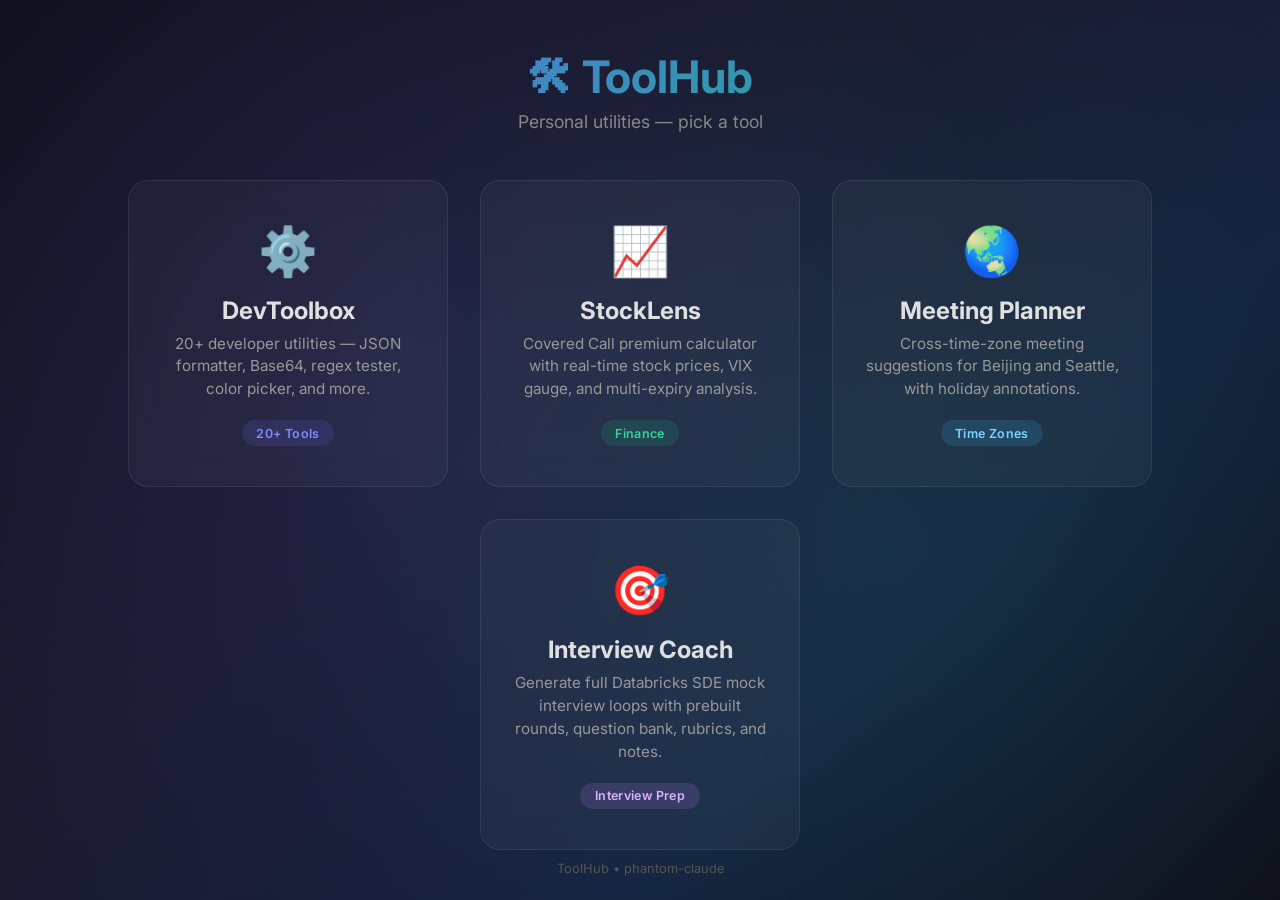
<file: index.html>
<!DOCTYPE html>
<html lang="en">
<head>
    <meta charset="UTF-8">
    <meta name="viewport" content="width=device-width, initial-scale=1.0">
    <title>ToolHub</title>
    <link href="https://fonts.googleapis.com/css2?family=Inter:wght@400;600;700&display=swap" rel="stylesheet">
    <style>
        *, *::before, *::after { box-sizing: border-box; margin: 0; padding: 0; }

        body {
            font-family: 'Inter', sans-serif;
            min-height: 100vh;
            background: #0f0f1a;
            color: #e0e0e0;
            display: flex;
            flex-direction: column;
            align-items: center;
            justify-content: center;
            overflow-x: hidden;
        }

        /* Animated gradient background */
        .bg {
            position: fixed; inset: 0; z-index: 0;
            background: linear-gradient(135deg, #0f0f1a 0%, #1a1a2e 40%, #16213e 70%, #0f0f1a 100%);
        }
        .bg::before {
            content: '';
            position: absolute; inset: 0;
            background: radial-gradient(circle at 30% 40%, rgba(99, 102, 241, .12) 0%, transparent 60%),
                        radial-gradient(circle at 70% 60%, rgba(16, 185, 129, .10) 0%, transparent 60%);
            animation: pulse 8s ease-in-out infinite alternate;
        }
        @keyframes pulse {
            0% { opacity: .6; transform: scale(1); }
            100% { opacity: 1; transform: scale(1.05); }
        }

        .container {
            position: relative; z-index: 1;
            text-align: center;
            padding: 2rem;
        }

        h1 {
            font-size: 2.8rem;
            font-weight: 700;
            margin-bottom: .4rem;
            background: linear-gradient(135deg, #6366f1, #10b981);
            -webkit-background-clip: text;
            -webkit-text-fill-color: transparent;
        }

        .subtitle {
            font-size: 1.1rem;
            color: #888;
            margin-bottom: 3rem;
        }

        .cards {
            display: flex;
            gap: 2rem;
            justify-content: center;
            flex-wrap: wrap;
        }

        .card {
            position: relative;
            width: 320px;
            padding: 2.5rem 2rem;
            border-radius: 20px;
            background: rgba(255, 255, 255, .04);
            border: 1px solid rgba(255, 255, 255, .08);
            backdrop-filter: blur(16px);
            text-decoration: none;
            color: inherit;
            transition: transform .25s, box-shadow .25s, border-color .25s;
            overflow: hidden;
        }
        .card::before {
            content: '';
            position: absolute; inset: 0;
            border-radius: 20px;
            opacity: 0;
            transition: opacity .3s;
        }
        .card:hover {
            transform: translateY(-6px);
            border-color: rgba(255, 255, 255, .18);
        }

        .card.devtoolbox:hover { box-shadow: 0 12px 40px rgba(99, 102, 241, .25); }
        .card.devtoolbox:hover::before { background: linear-gradient(135deg, rgba(99,102,241,.08), transparent); opacity: 1; }

        .card.stocklens:hover { box-shadow: 0 12px 40px rgba(16, 185, 129, .25); }
        .card.stocklens:hover::before { background: linear-gradient(135deg, rgba(16,185,129,.08), transparent); opacity: 1; }

        .card.meeting:hover { box-shadow: 0 12px 40px rgba(56, 189, 248, .25); }
        .card.meeting:hover::before { background: linear-gradient(135deg, rgba(56,189,248,.08), transparent); opacity: 1; }

        .card.interview:hover { box-shadow: 0 12px 40px rgba(192, 132, 252, .25); }
        .card.interview:hover::before { background: linear-gradient(135deg, rgba(192,132,252,.08), transparent); opacity: 1; }

        .card-icon {
            font-size: 3rem;
            margin-bottom: 1rem;
        }

        .card h2 {
            font-size: 1.5rem;
            font-weight: 700;
            margin-bottom: .5rem;
        }

        .card p {
            font-size: .95rem;
            color: #999;
            line-height: 1.5;
        }

        .card .badge {
            display: inline-block;
            margin-top: 1.2rem;
            padding: .35rem .9rem;
            border-radius: 20px;
            font-size: .78rem;
            font-weight: 600;
            letter-spacing: .03em;
        }
        .card.devtoolbox .badge { background: rgba(99,102,241,.15); color: #818cf8; }
        .card.stocklens .badge { background: rgba(16,185,129,.15); color: #34d399; }
        .card.meeting .badge { background: rgba(56,189,248,.15); color: #7dd3fc; }
        .card.interview .badge { background: rgba(192,132,252,.15); color: #d8b4fe; }

        footer {
            position: fixed;
            bottom: 1.5rem;
            z-index: 1;
            font-size: .8rem;
            color: #555;
        }

        @media (max-width: 700px) {
            body { justify-content: flex-start; padding-bottom: 5rem; }
            h1 { font-size: 2rem; }
            .cards { flex-direction: column; align-items: center; }
            .card { width: 90vw; max-width: 360px; }
        }
    </style>
</head>
<body>
    <div class="bg"></div>
    <div class="container">
        <h1>🛠 ToolHub</h1>
        <p class="subtitle">Personal utilities — pick a tool</p>
        <div class="cards">
            <a href="devtoolbox/index.html" class="card devtoolbox">
                <div class="card-icon">⚙️</div>
                <h2>DevToolbox</h2>
                <p>20+ developer utilities — JSON formatter, Base64, regex tester, color picker, and more.</p>
                <span class="badge">20+ Tools</span>
            </a>
            <a href="stocklens/index.html" class="card stocklens">
                <div class="card-icon">📈</div>
                <h2>StockLens</h2>
                <p>Covered Call premium calculator with real-time stock prices, VIX gauge, and multi-expiry analysis.</p>
                <span class="badge">Finance</span>
            </a>
            <a href="meeting-planner/index.html" class="card meeting">
                <div class="card-icon">🌏</div>
                <h2>Meeting Planner</h2>
                <p>Cross-time-zone meeting suggestions for Beijing and Seattle, with holiday annotations.</p>
                <span class="badge">Time Zones</span>
            </a>
            <a href="interview-coach/index.html" class="card interview">
                <div class="card-icon">🎯</div>
                <h2>Interview Coach</h2>
                <p>Generate full Databricks SDE mock interview loops with prebuilt rounds, question bank, rubrics, and notes.</p>
                <span class="badge">Interview Prep</span>
            </a>
        </div>
    </div>
    <footer>ToolHub &bull; phantom-claude</footer>
</body>
</html>
</file>
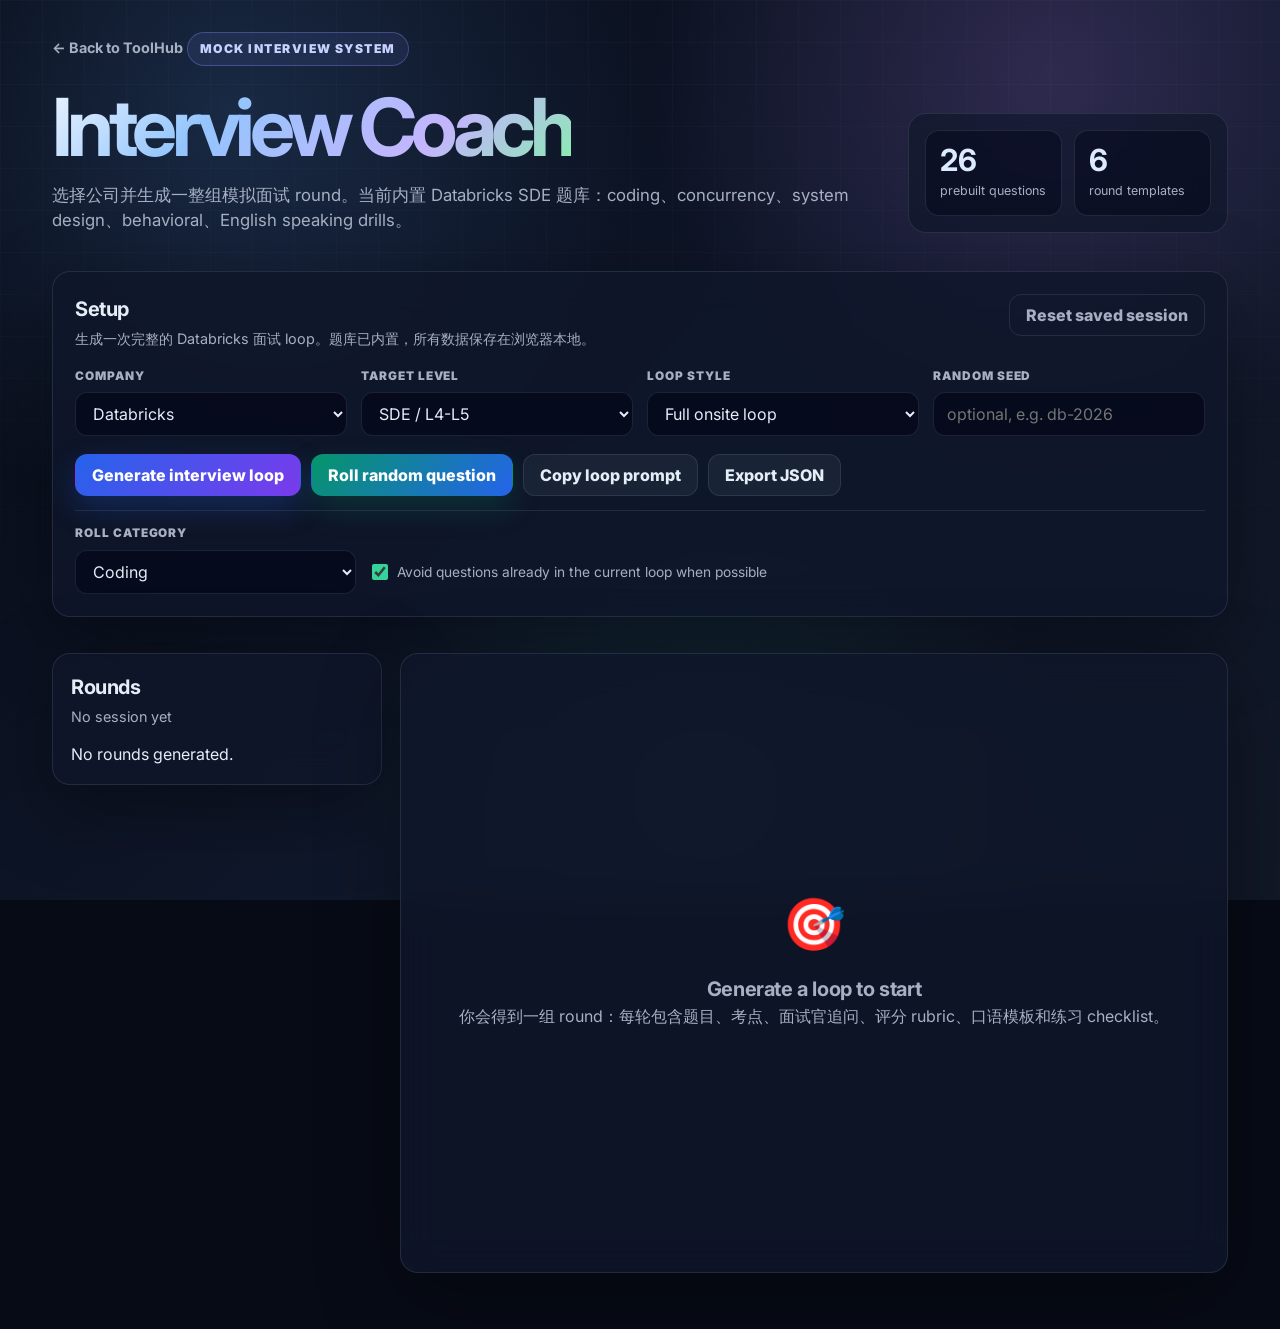
<file: interview-coach/index.html>
<!DOCTYPE html>
<html lang="zh-CN">
<head>
  <meta charset="UTF-8">
  <meta name="viewport" content="width=device-width, initial-scale=1.0">
  <title>Interview Coach — ToolHub</title>
  <link rel="preconnect" href="https://fonts.googleapis.com">
  <link rel="preconnect" href="https://fonts.gstatic.com" crossorigin>
  <link href="https://fonts.googleapis.com/css2?family=Inter:wght@400;500;600;700;800&family=JetBrains+Mono:wght@400;600&display=swap" rel="stylesheet">
  <link rel="stylesheet" href="styles.css">
</head>
<body>
  <div class="bg"></div>

  <header class="hero">
    <a class="back-link" href="../index.html">← Back to ToolHub</a>
    <div class="eyebrow">Mock Interview System</div>
    <div class="hero-grid">
      <div>
        <h1><span class="gradient-text">Interview Coach</span></h1>
        <p class="subtitle">选择公司并生成一整组模拟面试 round。当前内置 Databricks SDE 题库：coding、concurrency、system design、behavioral、English speaking drills。</p>
      </div>
      <div class="hero-card">
        <div class="hero-stat">
          <strong id="bank-count">--</strong>
          <span>prebuilt questions</span>
        </div>
        <div class="hero-stat">
          <strong>6</strong>
          <span>round templates</span>
        </div>
      </div>
    </div>
  </header>

  <main class="container">
    <section class="panel setup-panel">
      <div class="section-head">
        <div>
          <h2>Setup</h2>
          <p>生成一次完整的 Databricks 面试 loop。题库已内置，所有数据保存在浏览器本地。</p>
        </div>
        <button class="btn ghost" id="reset-btn" type="button">Reset saved session</button>
      </div>

      <div class="setup-grid">
        <label class="field">
          <span>Company</span>
          <select id="company-select">
            <option value="databricks">Databricks</option>
          </select>
        </label>
        <label class="field">
          <span>Target level</span>
          <select id="level-select">
            <option value="sde" selected>SDE / L4-L5</option>
            <option value="newgrad">New Grad / Intern</option>
            <option value="senior">Senior</option>
          </select>
        </label>
        <label class="field">
          <span>Loop style</span>
          <select id="loop-select">
            <option value="full" selected>Full onsite loop</option>
            <option value="phone">Phone screen only</option>
            <option value="coding-heavy">Coding heavy</option>
            <option value="design-heavy">System design heavy</option>
          </select>
        </label>
        <label class="field">
          <span>Random seed</span>
          <input id="seed-input" type="text" placeholder="optional, e.g. db-2026">
        </label>
      </div>

      <div class="actions-row">
        <button class="btn primary" id="generate-btn" type="button">Generate interview loop</button>
        <button class="btn primary alt" id="roll-btn" type="button">Roll random question</button>
        <button class="btn" id="copy-loop-btn" type="button">Copy loop prompt</button>
        <button class="btn" id="export-btn" type="button">Export JSON</button>
      </div>

      <div class="quick-roll">
        <label class="field">
          <span>Roll category</span>
          <select id="roll-category">
            <option value="coding" selected>Coding</option>
            <option value="concurrency">Concurrency / Machine Coding</option>
            <option value="design">System Design</option>
            <option value="behavioral">Behavioral</option>
            <option value="fit">Recruiter / Fit</option>
          </select>
        </label>
        <label class="quick-toggle">
          <input type="checkbox" id="avoid-used" checked>
          <span>Avoid questions already in the current loop when possible</span>
        </label>
      </div>
    </section>

    <section class="summary-grid" id="summary-grid"></section>

    <section class="workspace">
      <aside class="panel rounds-panel">
        <div class="rounds-head">
          <h2>Rounds</h2>
          <p id="session-label">No session yet</p>
        </div>
        <div id="round-list" class="round-list"></div>
      </aside>

      <section class="panel round-detail">
        <div id="empty-state" class="empty-state">
          <div class="empty-icon">🎯</div>
          <h2>Generate a loop to start</h2>
          <p>你会得到一组 round：每轮包含题目、考点、面试官追问、评分 rubric、口语模板和练习 checklist。</p>
        </div>

        <div id="round-view" class="round-view hidden">
          <div class="round-top">
            <div>
              <div class="round-kicker" id="round-kicker"></div>
              <h2 id="round-title"></h2>
              <p id="round-meta"></p>
            </div>
            <div class="score-box">
              <span>Self score</span>
              <select id="score-select">
                <option value="">Not scored</option>
                <option value="1">1 - weak</option>
                <option value="2">2 - partial</option>
                <option value="3">3 - borderline</option>
                <option value="4">4 - pass</option>
                <option value="5">5 - strong pass</option>
              </select>
            </div>
          </div>

          <div class="card problem-card">
            <div class="card-head">
              <h3>Problem / Prompt</h3>
              <div class="mini-actions">
                <button class="btn tiny" id="reroll-round-btn" type="button">Reroll question</button>
                <button class="btn tiny" id="copy-round-btn" type="button">Copy round</button>
              </div>
            </div>
            <p id="round-prompt"></p>
            <div class="tag-row" id="round-tags"></div>
          </div>

          <div class="detail-grid">
            <div class="card">
              <h3>What to demonstrate</h3>
              <ul id="signals-list"></ul>
            </div>
            <div class="card">
              <h3>Follow-ups interviewer may ask</h3>
              <ul id="followups-list"></ul>
            </div>
          </div>

          <div class="card">
            <h3>Rubric</h3>
            <div id="rubric-list" class="rubric-list"></div>
          </div>

          <div class="card">
            <h3>Answer notes</h3>
            <textarea id="notes-input" placeholder="Record your approach, code outline, system design decisions, or behavioral STAR answer..."></textarea>
            <div class="notes-actions">
              <span id="save-status">Autosaved locally</span>
              <button class="btn tiny" id="clear-notes-btn" type="button">Clear notes</button>
            </div>
          </div>

          <div class="card coach-card">
            <h3>Speaking / execution script</h3>
            <pre id="script-block"></pre>
          </div>
        </div>
      </section>
    </section>
  </main>

  <div class="toast" id="toast"></div>

  <script src="app.js"></script>
</body>
</html>
</file>
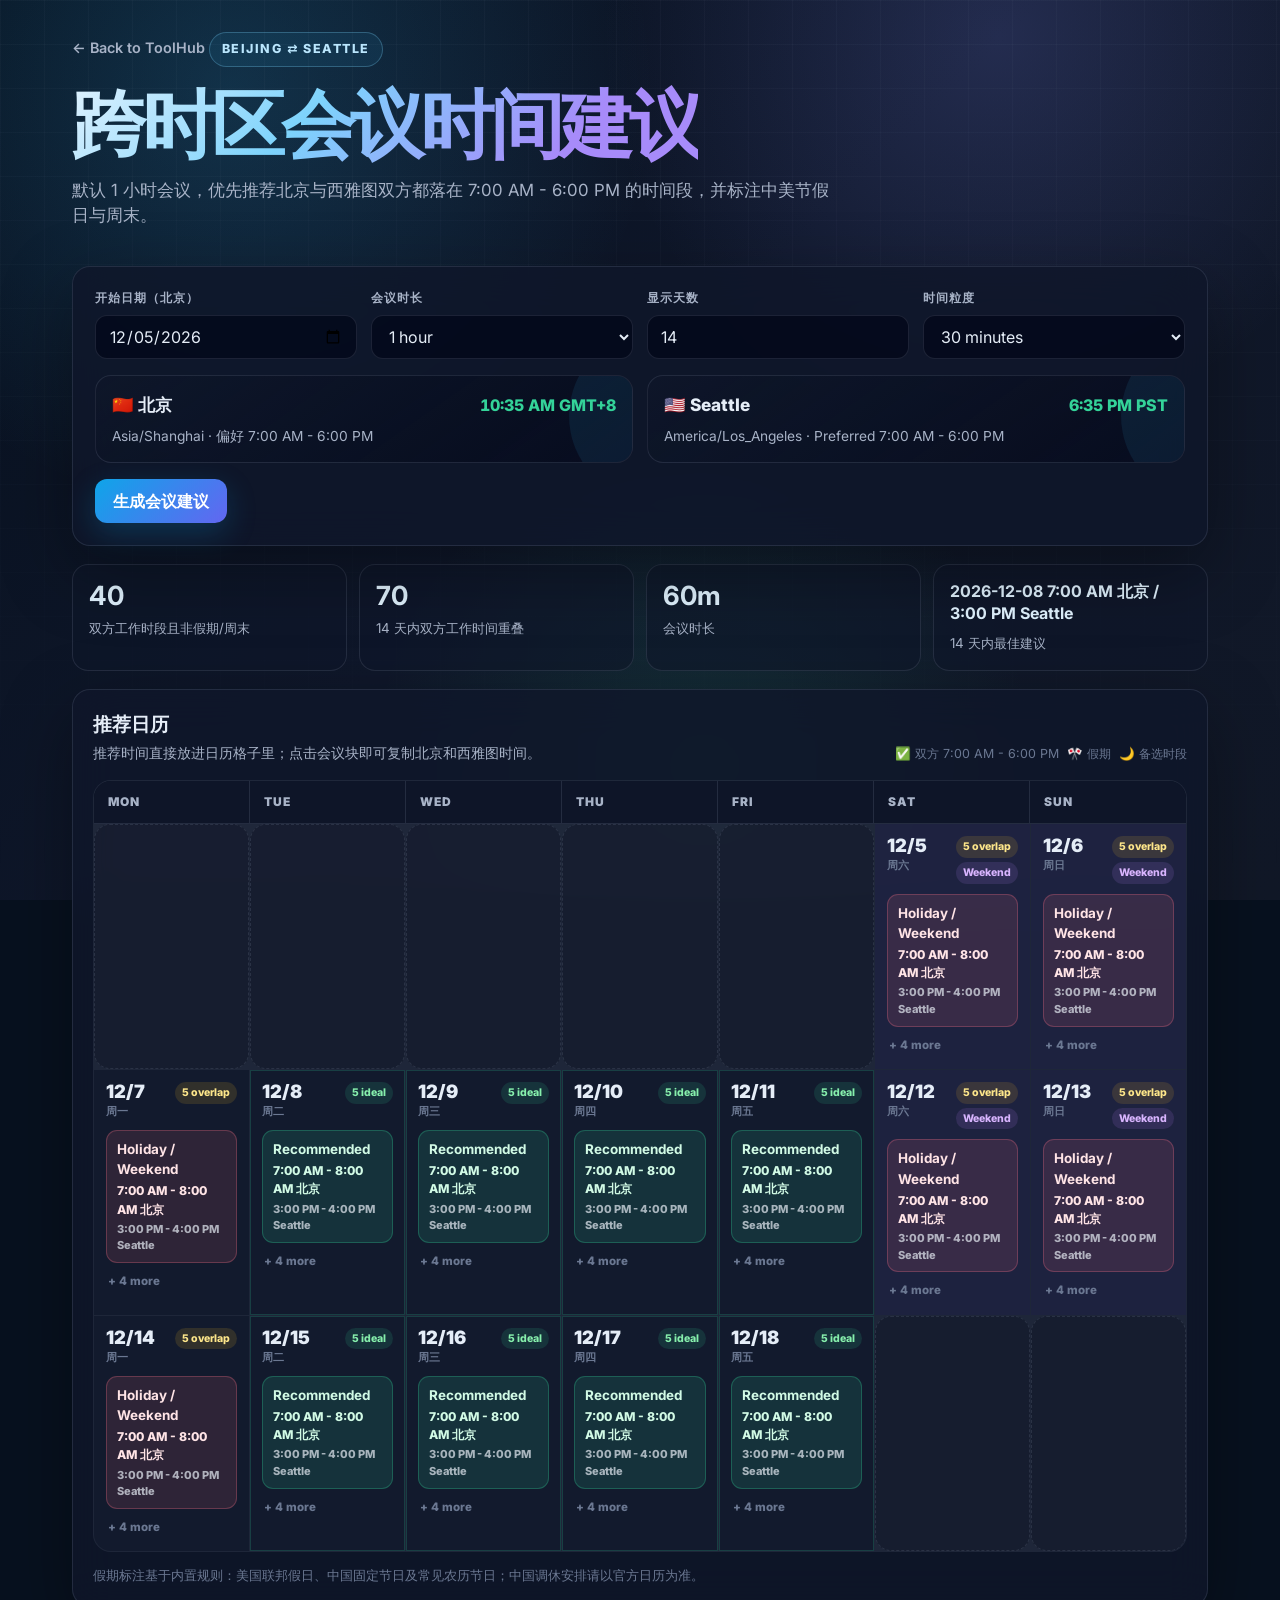
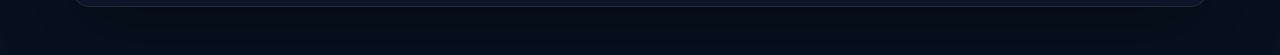
<file: meeting-planner/index.html>
<!DOCTYPE html>
<html lang="zh-CN">
<head>
  <meta charset="UTF-8">
  <meta name="viewport" content="width=device-width, initial-scale=1.0">
  <title>跨时区会议时间建议 — ToolHub</title>
  <link href="https://fonts.googleapis.com/css2?family=Inter:wght@400;500;600;700;800&display=swap" rel="stylesheet">
  <style>
    *, *::before, *::after { box-sizing: border-box; margin: 0; padding: 0; }

    :root {
      --bg: #07111f;
      --surface: rgba(15, 23, 42, .82);
      --surface-strong: rgba(15, 23, 42, .95);
      --border: rgba(148, 163, 184, .16);
      --border-strong: rgba(125, 211, 252, .28);
      --text: #e5edf7;
      --text-soft: #a8b3c7;
      --muted: #6b7892;
      --blue: #38bdf8;
      --indigo: #818cf8;
      --green: #34d399;
      --yellow: #fbbf24;
      --red: #fb7185;
      --purple: #c084fc;
      --shadow: 0 24px 70px rgba(0, 0, 0, .34);
      --radius: 18px;
    }

    body {
      min-height: 100vh;
      font-family: Inter, ui-sans-serif, system-ui, -apple-system, BlinkMacSystemFont, "Segoe UI", sans-serif;
      background: var(--bg);
      color: var(--text);
      line-height: 1.5;
      overflow-x: hidden;
    }

    .bg {
      position: fixed;
      inset: 0;
      z-index: -1;
      background:
        radial-gradient(circle at 18% 10%, rgba(56, 189, 248, .18), transparent 32%),
        radial-gradient(circle at 78% 4%, rgba(129, 140, 248, .18), transparent 30%),
        radial-gradient(circle at 55% 85%, rgba(52, 211, 153, .12), transparent 32%),
        linear-gradient(135deg, #07111f 0%, #0f172a 48%, #111827 100%);
    }

    .bg::after {
      content: "";
      position: absolute;
      inset: 0;
      background-image:
        linear-gradient(rgba(148, 163, 184, .05) 1px, transparent 1px),
        linear-gradient(90deg, rgba(148, 163, 184, .05) 1px, transparent 1px);
      background-size: 44px 44px;
      mask-image: linear-gradient(to bottom, rgba(0,0,0,.9), transparent);
    }

    .hero {
      max-width: 1180px;
      margin: 0 auto;
      padding: 32px 22px 18px;
    }

    .back-link {
      display: inline-flex;
      align-items: center;
      gap: 8px;
      color: var(--text-soft);
      text-decoration: none;
      font-weight: 600;
      font-size: .9rem;
      margin-bottom: 28px;
      transition: color .2s;
    }

    .back-link:hover { color: var(--blue); }

    .eyebrow {
      display: inline-flex;
      align-items: center;
      gap: 8px;
      padding: 7px 12px;
      border: 1px solid var(--border-strong);
      border-radius: 999px;
      background: rgba(56, 189, 248, .08);
      color: #bae6fd;
      font-size: .78rem;
      font-weight: 800;
      letter-spacing: .12em;
      text-transform: uppercase;
      margin-bottom: 16px;
    }

    h1 {
      max-width: 820px;
      font-size: clamp(2.2rem, 6vw, 4.6rem);
      line-height: 1.02;
      letter-spacing: -0.06em;
      margin-bottom: 16px;
    }

    .gradient-text {
      background: linear-gradient(135deg, #e0f2fe, #7dd3fc 38%, #a78bfa 78%);
      -webkit-background-clip: text;
      -webkit-text-fill-color: transparent;
      background-clip: text;
    }

    .subtitle {
      max-width: 760px;
      color: var(--text-soft);
      font-size: 1.05rem;
    }

    .container {
      max-width: 1180px;
      margin: 0 auto;
      padding: 20px 22px 48px;
    }

    .panel {
      background: var(--surface);
      border: 1px solid var(--border);
      border-radius: var(--radius);
      box-shadow: var(--shadow);
      backdrop-filter: blur(20px);
    }

    .controls {
      padding: 22px;
      margin-bottom: 18px;
    }

    .control-grid {
      display: grid;
      grid-template-columns: repeat(4, minmax(150px, 1fr));
      gap: 14px;
      align-items: end;
    }

    .field label {
      display: block;
      color: var(--text-soft);
      font-size: .78rem;
      font-weight: 800;
      letter-spacing: .08em;
      text-transform: uppercase;
      margin-bottom: 7px;
    }

    input, select {
      width: 100%;
      height: 44px;
      border: 1px solid var(--border);
      border-radius: 12px;
      background: rgba(2, 6, 23, .68);
      color: var(--text);
      padding: 0 13px;
      font: inherit;
      outline: none;
      transition: border-color .2s, box-shadow .2s;
    }

    input:focus, select:focus {
      border-color: var(--blue);
      box-shadow: 0 0 0 3px rgba(56, 189, 248, .12);
    }

    button {
      height: 44px;
      border: none;
      border-radius: 12px;
      padding: 0 18px;
      color: #fff;
      font: inherit;
      font-weight: 800;
      cursor: pointer;
      background: linear-gradient(135deg, #0ea5e9, #6366f1);
      transition: transform .2s, box-shadow .2s, opacity .2s;
      box-shadow: 0 10px 30px rgba(14, 165, 233, .22);
    }

    button:hover {
      transform: translateY(-1px);
      box-shadow: 0 14px 38px rgba(99, 102, 241, .28);
    }

    button:active { transform: translateY(0); }

    .timezone-row {
      display: grid;
      grid-template-columns: 1fr 1fr;
      gap: 14px;
      margin-top: 16px;
    }

    .city-card {
      position: relative;
      padding: 16px;
      border: 1px solid var(--border);
      border-radius: 16px;
      background: linear-gradient(145deg, rgba(15, 23, 42, .82), rgba(2, 6, 23, .56));
      overflow: hidden;
    }

    .city-card::after {
      content: "";
      position: absolute;
      inset: auto -20% -45% auto;
      width: 170px;
      height: 170px;
      border-radius: 50%;
      background: rgba(56, 189, 248, .09);
      pointer-events: none;
    }

    .city-top {
      display: flex;
      justify-content: space-between;
      align-items: center;
      gap: 12px;
      margin-bottom: 8px;
      position: relative;
      z-index: 1;
    }

    .city-name {
      font-size: 1.08rem;
      font-weight: 800;
    }

    .city-time {
      color: var(--green);
      font-weight: 800;
      font-variant-numeric: tabular-nums;
    }

    .city-meta {
      color: var(--text-soft);
      font-size: .86rem;
      position: relative;
      z-index: 1;
    }

    .summary-grid {
      display: grid;
      grid-template-columns: repeat(4, 1fr);
      gap: 12px;
      margin-bottom: 18px;
    }

    .metric {
      padding: 16px;
      border-radius: 16px;
      border: 1px solid var(--border);
      background: rgba(15, 23, 42, .62);
    }

    .metric strong {
      display: block;
      font-size: 1.65rem;
      line-height: 1.1;
      color: #e0f2fe;
      margin-bottom: 5px;
    }

    .metric span {
      color: var(--text-soft);
      font-size: .84rem;
    }

    .results-panel {
      padding: 20px;
    }

    .results-head {
      display: flex;
      justify-content: space-between;
      align-items: flex-end;
      gap: 16px;
      margin-bottom: 16px;
    }

    .results-head h2 {
      font-size: 1.2rem;
      margin-bottom: 4px;
    }

    .results-head p {
      color: var(--text-soft);
      font-size: .9rem;
    }

    .legend {
      display: flex;
      flex-wrap: wrap;
      gap: 8px;
      justify-content: flex-end;
      color: var(--muted);
      font-size: .78rem;
    }

    .calendar-shell {
      overflow-x: auto;
      border: 1px solid var(--border);
      border-radius: 18px;
      background: rgba(2, 6, 23, .38);
    }

    .calendar-weekdays {
      min-width: 860px;
      display: grid;
      grid-template-columns: repeat(7, 1fr);
      border-bottom: 1px solid var(--border);
      background: rgba(15, 23, 42, .9);
    }

    .calendar-weekdays div {
      padding: 12px 14px;
      color: var(--text-soft);
      font-size: .75rem;
      font-weight: 900;
      letter-spacing: .08em;
      text-transform: uppercase;
      border-right: 1px solid var(--border);
    }

    .calendar-weekdays div:last-child { border-right: 0; }

    .calendar-grid {
      min-width: 860px;
      display: grid;
      grid-template-columns: repeat(7, 1fr);
      background: var(--border);
      gap: 1px;
    }

    .calendar-cell {
      min-height: 132px;
      padding: 12px;
      background: rgba(15, 23, 42, .72);
      position: relative;
    }

    .calendar-cell.empty {
      background: rgba(2, 6, 23, .25);
    }

    .calendar-cell.weekend {
      background: rgba(30, 27, 75, .36);
    }

    .calendar-cell.ideal {
      box-shadow: inset 0 0 0 1px rgba(52, 211, 153, .2);
    }

    .calendar-cell.holiday {
      box-shadow: inset 0 0 0 1px rgba(251, 113, 133, .22);
    }

    .calendar-date-row {
      display: flex;
      justify-content: space-between;
      align-items: flex-start;
      gap: 8px;
      margin-bottom: 10px;
    }

    .calendar-date-num {
      color: var(--text);
      font-size: 1.15rem;
      font-weight: 900;
      line-height: 1;
    }

    .calendar-date-key {
      color: var(--muted);
      font-size: .7rem;
      font-weight: 800;
      margin-top: 3px;
    }

    .calendar-day-badges {
      display: flex;
      flex-wrap: wrap;
      justify-content: flex-end;
      gap: 4px;
    }

    .calendar-day-badge {
      padding: 3px 7px;
      border-radius: 999px;
      background: rgba(148, 163, 184, .1);
      color: var(--text-soft);
      font-size: .66rem;
      font-weight: 800;
    }

    .calendar-day-badge.good { background: rgba(52, 211, 153, .13); color: #86efac; }
    .calendar-day-badge.warn { background: rgba(251, 191, 36, .13); color: #fde68a; }
    .calendar-day-badge.holiday { background: rgba(251, 113, 133, .13); color: #fda4af; }
    .calendar-day-badge.weekend { background: rgba(192, 132, 252, .13); color: #d8b4fe; }

    .calendar-slots {
      display: grid;
      gap: 7px;
    }

    .calendar-slot {
      height: auto;
      width: 100%;
      display: block;
      padding: 8px 10px;
      border: 1px solid rgba(56, 189, 248, .2);
      border-radius: 11px;
      background: rgba(56, 189, 248, .12);
      color: #dbeafe;
      text-align: left;
      box-shadow: none;
      cursor: pointer;
      transition: transform .15s, border-color .15s, background .15s;
    }

    .calendar-slot:hover {
      transform: translateY(-1px);
      border-color: rgba(125, 211, 252, .55);
      background: rgba(56, 189, 248, .18);
      box-shadow: none;
    }

    .calendar-slot.ideal {
      border-color: rgba(52, 211, 153, .28);
      background: rgba(52, 211, 153, .13);
      color: #d1fae5;
    }

    .calendar-slot.warn {
      border-color: rgba(251, 191, 36, .3);
      background: rgba(251, 191, 36, .12);
      color: #fef3c7;
    }

    .calendar-slot.holiday {
      border-color: rgba(251, 113, 133, .28);
      background: rgba(251, 113, 133, .12);
      color: #ffe4e6;
    }

    .calendar-slot strong,
    .calendar-slot span,
    .calendar-slot small {
      display: block;
    }

    .calendar-slot strong {
      font-size: .84rem;
      margin-bottom: 3px;
    }

    .calendar-slot span {
      color: inherit;
      font-size: .76rem;
      font-weight: 800;
    }

    .calendar-slot small {
      color: rgba(226, 232, 240, .72);
      font-size: .69rem;
      margin-top: 2px;
    }

    .calendar-more {
      color: var(--muted);
      font-size: .72rem;
      font-weight: 800;
      padding: 3px 2px;
    }

    .empty {
      padding: 36px 18px;
      text-align: center;
      color: var(--text-soft);
      border: 1px dashed var(--border);
      border-radius: 16px;
      background: rgba(2, 6, 23, .38);
    }

    .note {
      margin-top: 14px;
      color: var(--muted);
      font-size: .82rem;
    }

    @media (max-width: 920px) {
      .control-grid { grid-template-columns: repeat(2, minmax(0, 1fr)); }
      .summary-grid { grid-template-columns: repeat(2, 1fr); }
      .timezone-row { grid-template-columns: 1fr; }
      .results-head { align-items: flex-start; flex-direction: column; }
      .legend { justify-content: flex-start; }
    }

    @media (max-width: 560px) {
      .hero { padding-top: 22px; }
      .container { padding-inline: 14px; }
      .control-grid, .summary-grid { grid-template-columns: 1fr; }
      .controls, .results-panel { padding: 16px; }
    }
  </style>
</head>
<body>
  <div class="bg"></div>

  <header class="hero">
    <a class="back-link" href="../index.html">← Back to ToolHub</a>
    <div class="eyebrow">Beijing ⇄ Seattle</div>
    <h1><span class="gradient-text">跨时区会议时间建议</span></h1>
    <p class="subtitle">默认 1 小时会议，优先推荐北京与西雅图双方都落在 7:00 AM - 6:00 PM 的时间段，并标注中美节假日与周末。</p>
  </header>

  <main class="container">
    <section class="panel controls">
      <div class="control-grid">
        <div class="field">
          <label for="start-date">开始日期（北京）</label>
          <input type="date" id="start-date">
        </div>
        <div class="field">
          <label for="duration">会议时长</label>
          <select id="duration">
            <option value="30">30 minutes</option>
            <option value="45">45 minutes</option>
            <option value="60" selected>1 hour</option>
            <option value="90">1.5 hours</option>
            <option value="120">2 hours</option>
          </select>
        </div>
        <div class="field">
          <label for="days">显示天数</label>
          <input type="number" id="days" min="1" max="30" value="14">
        </div>
        <div class="field">
          <label for="step">时间粒度</label>
          <select id="step">
            <option value="15">15 minutes</option>
            <option value="30" selected>30 minutes</option>
            <option value="60">1 hour</option>
          </select>
        </div>
      </div>

      <div class="timezone-row">
        <div class="city-card">
          <div class="city-top">
            <div class="city-name">🇨🇳 北京</div>
            <div class="city-time" id="beijing-now">--:--</div>
          </div>
          <div class="city-meta">Asia/Shanghai · 偏好 7:00 AM - 6:00 PM</div>
        </div>
        <div class="city-card">
          <div class="city-top">
            <div class="city-name">🇺🇸 Seattle</div>
            <div class="city-time" id="seattle-now">--:--</div>
          </div>
          <div class="city-meta">America/Los_Angeles · Preferred 7:00 AM - 6:00 PM</div>
        </div>
      </div>

      <div style="margin-top:16px">
        <button id="suggest-btn" type="button">生成会议建议</button>
      </div>
    </section>

    <section class="summary-grid" id="summary"></section>

    <section class="panel results-panel">
      <div class="results-head">
        <div>
          <h2>推荐日历</h2>
          <p>推荐时间直接放进日历格子里；点击会议块即可复制北京和西雅图时间。</p>
        </div>
        <div class="legend">
          <span>✅ 双方 7:00 AM - 6:00 PM</span>
          <span>🎌 假期</span>
          <span>🌙 备选时段</span>
        </div>
      </div>
      <div id="results"></div>
      <p class="note">假期标注基于内置规则：美国联邦假日、中国固定节日及常见农历节日；中国调休安排请以官方日历为准。</p>
    </section>
  </main>

  <script>
    const CITIES = [
      { key: 'beijing', label: '北京', timeZone: 'Asia/Shanghai', windowStart: 7 * 60, windowEnd: 18 * 60 },
      { key: 'seattle', label: 'Seattle', timeZone: 'America/Los_Angeles', windowStart: 7 * 60, windowEnd: 18 * 60 },
    ];

    const WEEKDAY_ZH = {
      Sun: '周日',
      Mon: '周一',
      Tue: '周二',
      Wed: '周三',
      Thu: '周四',
      Fri: '周五',
      Sat: '周六',
    };

    const partFormatters = new Map();
    const timeFormatters = new Map();
    const zoneNameFormatters = new Map();
    let latestSlots = [];

    document.addEventListener('DOMContentLoaded', () => {
      document.getElementById('start-date').value = dateKeyInZone(new Date(), CITIES[0].timeZone);
      document.getElementById('suggest-btn').addEventListener('click', generateSuggestions);
      ['start-date', 'duration', 'days', 'step'].forEach(id => {
        document.getElementById(id).addEventListener('change', generateSuggestions);
      });
      updateCityClocks();
      setInterval(updateCityClocks, 30 * 1000);
      generateSuggestions();
    });

    function generateSuggestions() {
      const startKey = document.getElementById('start-date').value;
      const duration = Number(document.getElementById('duration').value);
      const days = clamp(Number(document.getElementById('days').value) || 14, 1, 30);
      const step = Number(document.getElementById('step').value);
      document.getElementById('days').value = String(days);

      if (!startKey) {
        document.getElementById('summary').innerHTML = '';
        renderEmpty('请选择开始日期。');
        return;
      }

      const [year, month, day] = startKey.split('-').map(Number);
      const endKey = addDaysToKey(startKey, days - 1);
      const startUtc = Date.UTC(year, month - 1, day) - 36 * 60 * 60 * 1000;
      const endUtc = Date.UTC(year, month - 1, day + days + 1) + 36 * 60 * 60 * 1000;
      const slots = [];

      for (let instant = startUtc; instant <= endUtc; instant += step * 60 * 1000) {
        const start = new Date(instant);
        const beijingDate = getZoneParts(start, CITIES[0].timeZone).dateKey;
        if (beijingDate < startKey || beijingDate > endKey) continue;
        slots.push(evaluateSlot(start, duration));
      }

      const sortedSlots = slots.sort(compareSlots);
      const daysData = buildCalendarDays(startKey, days, sortedSlots);
      latestSlots = [];

      renderSummary(sortedSlots, daysData, duration, days);
      renderResults(daysData);
    }

    function evaluateSlot(start, duration) {
      const end = new Date(start.getTime() + duration * 60 * 1000);
      const cityResults = CITIES.map(city => evaluateCity(city, start, end, duration));
      const allInWindow = cityResults.every(result => result.inWindow);
      const anyHoliday = cityResults.some(result => result.holiday);
      const anyWeekend = cityResults.some(result => result.weekend);
      const outsideMinutes = cityResults.reduce((sum, result) => sum + result.outsideMinutes, 0);
      const edgePenalty = cityResults.reduce((sum, result) => {
        const midpoint = (result.startMinutes + result.endMinutes) / 2;
        return sum + Math.abs(midpoint - 12.5 * 60) / 24;
      }, 0);

      let score = 1000;
      if (allInWindow) score += 500;
      score -= outsideMinutes * 4;
      score -= edgePenalty;
      if (anyWeekend) score -= 120;
      if (anyHoliday) score -= 160;

      return {
        start,
        end,
        duration,
        cityResults,
        allInWindow,
        anyHoliday,
        anyWeekend,
        outsideMinutes,
        score,
      };
    }

    function evaluateCity(city, start, end, duration) {
      const startParts = getZoneParts(start, city.timeZone);
      const endParts = getZoneParts(end, city.timeZone);
      const startMinutes = startParts.hour * 60 + startParts.minute;
      const endMinutes = endParts.hour * 60 + endParts.minute;
      const sameDay = startParts.dateKey === endParts.dateKey;
      const overlap = sameDay
        ? Math.max(0, Math.min(endMinutes, city.windowEnd) - Math.max(startMinutes, city.windowStart))
        : 0;
      const outsideMinutes = duration - overlap;
      const weekend = startParts.weekday === 'Sat' || startParts.weekday === 'Sun';

      return {
        city,
        startParts,
        endParts,
        startMinutes,
        endMinutes,
        sameDay,
        outsideMinutes,
        inWindow: outsideMinutes === 0,
        weekend,
        holiday: holidayFor(city.key, startParts),
      };
    }

    function compareSlots(a, b) {
      if (a.allInWindow !== b.allInWindow) return a.allInWindow ? -1 : 1;
      if (a.anyHoliday !== b.anyHoliday) return a.anyHoliday ? 1 : -1;
      if (a.anyWeekend !== b.anyWeekend) return a.anyWeekend ? 1 : -1;
      if (a.outsideMinutes !== b.outsideMinutes) return a.outsideMinutes - b.outsideMinutes;
      if (Math.round(a.score) !== Math.round(b.score)) return b.score - a.score;
      return a.start - b.start;
    }

    function preferredSlotsForDate(sortedSlots) {
      const idealSlots = sortedSlots.filter(slot => slot.allInWindow && !slot.anyHoliday && !slot.anyWeekend);
      const overlapSlots = sortedSlots.filter(slot => slot.allInWindow);
      if (idealSlots.length) return idealSlots;
      if (overlapSlots.length) return overlapSlots;
      return sortedSlots;
    }

    function buildCalendarDays(startKey, days, sortedSlots) {
      const slotsByDate = new Map();
      sortedSlots.forEach(slot => {
        const dateKey = slot.cityResults[0].startParts.dateKey;
        if (!slotsByDate.has(dateKey)) slotsByDate.set(dateKey, []);
        slotsByDate.get(dateKey).push(slot);
      });

      return Array.from({ length: days }, (_, offset) => {
        const dateKey = addDaysToKey(startKey, offset);
        const slots = slotsByDate.get(dateKey) || [];
        const idealSlots = slots.filter(slot => slot.allInWindow && !slot.anyHoliday && !slot.anyWeekend);
        const overlapSlots = slots.filter(slot => slot.allInWindow);
        const displaySlots = preferredSlotsForDate(slots).slice(0, 1);
        const parts = getZoneParts(dateFromKey(dateKey), CITIES[0].timeZone);
        const holidayLabels = uniqueValues(slots.flatMap(slot =>
          slot.cityResults
            .filter(result => result.holiday)
            .map(result => `${result.city.label}: ${result.holiday}`)
        ));
        const weekend = parts.weekday === 'Sat' || parts.weekday === 'Sun';

        return {
          dateKey,
          parts,
          slots,
          idealSlots,
          overlapSlots,
          displaySlots,
          holidayLabels,
          weekend,
        };
      });
    }

    function renderSummary(allSlots, daysData, duration, days) {
      const strictSlots = allSlots.filter(slot => slot.allInWindow && !slot.anyHoliday && !slot.anyWeekend);
      const overlapSlots = allSlots.filter(slot => slot.allInWindow);
      const bestDay = daysData.find(day => day.idealSlots.length)
        || daysData.find(day => day.overlapSlots.length)
        || daysData.find(day => day.displaySlots.length);
      const best = bestDay ? bestDay.displaySlots[0] : null;
      const bestLabel = best
        ? `${best.cityResults[0].startParts.dateKey} ${formatCompactSlot(best)}`
        : 'No slot';

      document.getElementById('summary').innerHTML = `
        <div class="metric"><strong>${strictSlots.length}</strong><span>双方工作时段且非假期/周末</span></div>
        <div class="metric"><strong>${overlapSlots.length}</strong><span>${days} 天内双方工作时间重叠</span></div>
        <div class="metric"><strong>${duration}m</strong><span>会议时长</span></div>
        <div class="metric"><strong style="font-size:1rem;line-height:1.35">${escapeHtml(bestLabel)}</strong><span>${days} 天内最佳建议</span></div>
      `;
    }

    function renderResults(daysData) {
      if (!daysData.some(day => day.slots.length)) {
        renderEmpty('未找到候选时间，请扩大显示天数或缩短会议时长。');
        return;
      }

      latestSlots = [];
      const leadingCells = calendarWeekdayIndex(daysData[0].parts.weekday);
      const cells = [];
      for (let i = 0; i < leadingCells; i++) cells.push('<div class="calendar-cell empty"></div>');
      daysData.forEach(day => cells.push(renderCalendarCell(day)));
      while (cells.length % 7 !== 0) cells.push('<div class="calendar-cell empty"></div>');

      document.getElementById('results').innerHTML = `
        <div class="calendar-shell">
          <div class="calendar-weekdays">
            <div>Mon</div><div>Tue</div><div>Wed</div><div>Thu</div><div>Fri</div><div>Sat</div><div>Sun</div>
          </div>
          <div class="calendar-grid">${cells.join('')}</div>
        </div>
      `;
    }

    function renderCalendarCell(day) {
      const classes = ['calendar-cell'];
      if (day.weekend) classes.push('weekend');
      if (day.holidayLabels.length) classes.push('holiday');
      if (day.idealSlots.length) classes.push('ideal');
      const hiddenCount = Math.max(0, preferredSlotsForDate(day.slots).length - day.displaySlots.length);

      return `
        <div class="${classes.join(' ')}">
          <div class="calendar-date-row">
            <div>
              <div class="calendar-date-num">${day.parts.month}/${day.parts.day}</div>
              <div class="calendar-date-key">${escapeHtml(WEEKDAY_ZH[day.parts.weekday] || day.parts.weekday)}</div>
            </div>
            <div class="calendar-day-badges">${renderCalendarDayBadges(day)}</div>
          </div>
          <div class="calendar-slots">
            ${day.displaySlots.map(slot => renderCalendarSlot(slot)).join('')}
            ${hiddenCount ? `<div class="calendar-more">+ ${hiddenCount} more</div>` : ''}
          </div>
        </div>
      `;
    }

    function renderCalendarSlot(slot) {
      const index = registerSlot(slot);
      const beijingTime = `${formatTime(slot.start, CITIES[0].timeZone)} - ${formatTime(slot.end, CITIES[0].timeZone)}`;
      const seattleTime = `${formatTime(slot.start, CITIES[1].timeZone)} - ${formatTime(slot.end, CITIES[1].timeZone)}`;
      const title = slot.cityResults.map(result =>
        `${result.city.label}: ${formatRange(slot.start, slot.end, result.city.timeZone, result.startParts, result.endParts)}`
      ).join('\n');

      return `
        <button class="calendar-slot ${calendarSlotClass(slot)}" type="button" onclick="copySlot(${index}, this)" title="${escapeHtml(title)}">
          <strong>${escapeHtml(slotStatusText(slot))}</strong>
          <span>${escapeHtml(beijingTime)} 北京</span>
          <small>${escapeHtml(seattleTime)} Seattle</small>
        </button>
      `;
    }

    function renderCalendarDayBadges(day) {
      const badges = [];
      if (day.idealSlots.length) badges.push(`<span class="calendar-day-badge good">${day.idealSlots.length} ideal</span>`);
      else if (day.overlapSlots.length) badges.push(`<span class="calendar-day-badge warn">${day.overlapSlots.length} overlap</span>`);
      if (day.weekend) badges.push('<span class="calendar-day-badge weekend">Weekend</span>');
      day.holidayLabels.slice(0, 2).forEach(label => {
        badges.push(`<span class="calendar-day-badge holiday">${escapeHtml(label)}</span>`);
      });
      return badges.join('');
    }

    function calendarSlotClass(slot) {
      if (slot.anyHoliday || slot.anyWeekend) return 'holiday';
      if (slot.allInWindow) return 'ideal';
      return 'warn';
    }

    function slotStatusText(slot) {
      if (slot.anyHoliday || slot.anyWeekend) return 'Holiday / Weekend';
      if (slot.allInWindow) return 'Recommended';
      return 'Backup';
    }

    function calendarWeekdayIndex(weekday) {
      return Math.max(0, ['Mon', 'Tue', 'Wed', 'Thu', 'Fri', 'Sat', 'Sun'].indexOf(weekday));
    }

    function registerSlot(slot) {
      latestSlots.push(slot);
      return latestSlots.length - 1;
    }

    function renderEmpty(message) {
      document.getElementById('results').innerHTML = `<div class="empty">${escapeHtml(message)}</div>`;
    }

    function copySlot(index, button) {
      const slot = latestSlots[index];
      if (!slot) return;
      const text = slot.cityResults.map(result => {
        return `${result.city.label}: ${formatRange(slot.start, slot.end, result.city.timeZone, result.startParts, result.endParts)}`;
      }).join('\n');

      navigator.clipboard.writeText(text).then(() => {
        const originalHtml = button.dataset.originalHtml || button.innerHTML;
        button.dataset.originalHtml = originalHtml;
        button.textContent = 'Copied';
        setTimeout(() => { button.innerHTML = originalHtml; }, 1300);
      });
    }

    function formatCompactSlot(slot) {
      const beijing = slot.cityResults[0];
      const seattle = slot.cityResults[1];
      return `${formatTime(slot.start, CITIES[0].timeZone)} 北京 / ${formatTime(slot.start, CITIES[1].timeZone)} Seattle`;
    }

    function formatRange(start, end, timeZone, startParts, endParts) {
      const startDate = formatDateLabel(startParts);
      const endDate = startParts.dateKey === endParts.dateKey ? '' : `${formatDateLabel(endParts)} `;
      return `${startDate} ${formatTime(start, timeZone)} - ${endDate}${formatTime(end, timeZone)} ${zoneName(start, timeZone)}`;
    }

    function formatDateLabel(parts) {
      return `${parts.year}-${pad(parts.month)}-${pad(parts.day)} ${WEEKDAY_ZH[parts.weekday] || parts.weekday}`;
    }

    function updateCityClocks() {
      const now = new Date();
      document.getElementById('beijing-now').textContent = `${formatTime(now, CITIES[0].timeZone)} ${zoneName(now, CITIES[0].timeZone)}`;
      document.getElementById('seattle-now').textContent = `${formatTime(now, CITIES[1].timeZone)} ${zoneName(now, CITIES[1].timeZone)}`;
    }

    function getZoneParts(date, timeZone) {
      if (!partFormatters.has(timeZone)) {
        partFormatters.set(timeZone, new Intl.DateTimeFormat('en-US', {
          timeZone,
          hourCycle: 'h23',
          year: 'numeric',
          month: '2-digit',
          day: '2-digit',
          weekday: 'short',
          hour: '2-digit',
          minute: '2-digit',
        }));
      }

      const parts = {};
      partFormatters.get(timeZone).formatToParts(date).forEach(part => {
        if (part.type !== 'literal') parts[part.type] = part.value;
      });

      const year = Number(parts.year);
      const month = Number(parts.month);
      const day = Number(parts.day);
      return {
        year,
        month,
        day,
        hour: Number(parts.hour),
        minute: Number(parts.minute),
        weekday: parts.weekday,
        dateKey: `${year}-${pad(month)}-${pad(day)}`,
      };
    }

    function dateKeyInZone(date, timeZone) {
      return getZoneParts(date, timeZone).dateKey;
    }

    function formatTime(date, timeZone) {
      if (!timeFormatters.has(timeZone)) {
        timeFormatters.set(timeZone, new Intl.DateTimeFormat('en-US', {
          timeZone,
          hour: 'numeric',
          minute: '2-digit',
          hour12: true,
        }));
      }
      return timeFormatters.get(timeZone).format(date);
    }

    function zoneName(date, timeZone) {
      if (!zoneNameFormatters.has(timeZone)) {
        zoneNameFormatters.set(timeZone, new Intl.DateTimeFormat('en-US', {
          timeZone,
          timeZoneName: 'short',
        }));
      }
      return zoneNameFormatters.get(timeZone).formatToParts(date)
        .find(part => part.type === 'timeZoneName')?.value || timeZone;
    }

    function holidayFor(cityKey, parts) {
      if (cityKey === 'beijing') return chinaHoliday(parts);
      if (cityKey === 'seattle') return usFederalHoliday(parts);
      return '';
    }

    function chinaHoliday(parts) {
      const mmdd = `${pad(parts.month)}-${pad(parts.day)}`;
      if (mmdd === '01-01') return '元旦';
      if (mmdd === '05-01') return '劳动节';
      if (['10-01', '10-02', '10-03'].includes(mmdd)) return mmdd === '10-01' ? '国庆节' : '国庆假期';
      if (parts.month === 4 && parts.day === qingmingDay(parts.year)) return '清明节';

      const lunar = chineseLunarParts(parts.dateKey);
      if (!lunar) return '';
      const nextLunar = chineseLunarParts(addDaysToKey(parts.dateKey, 1));

      if (nextLunar && nextLunar.month === 1 && nextLunar.day === 1) return '除夕';
      if (lunar.month === 1 && lunar.day === 1) return '春节';
      if (lunar.month === 1 && lunar.day >= 2 && lunar.day <= 3) return '春节假期';
      if (lunar.month === 5 && lunar.day === 5) return '端午节';
      if (lunar.month === 8 && lunar.day === 15) return '中秋节';
      return '';
    }

    function chineseLunarParts(dateKey) {
      try {
        const [year, month, day] = dateKey.split('-').map(Number);
        const date = new Date(Date.UTC(year, month - 1, day, 12));
        const parts = {};
        new Intl.DateTimeFormat('en-US-u-ca-chinese', {
          month: 'numeric',
          day: 'numeric',
        }).formatToParts(date).forEach(part => {
          if (part.type !== 'literal') parts[part.type] = part.value;
        });

        return {
          month: parseInt(parts.month, 10),
          day: parseInt(parts.day, 10),
        };
      } catch (error) {
        return null;
      }
    }

    function qingmingDay(year) {
      const y = year % 100;
      return Math.floor(y * 0.2422 + 4.81) - Math.floor((y - 1) / 4);
    }

    function usFederalHoliday(parts) {
      const { year, month, day, dateKey } = parts;
      const fixed = [
        [1, 1, "New Year's Day"],
        [6, 19, 'Juneteenth'],
        [7, 4, 'Independence Day'],
        [11, 11, 'Veterans Day'],
        [12, 25, 'Christmas Day'],
      ];

      for (const actualYear of [year - 1, year, year + 1]) {
        for (const [holidayMonth, holidayDay, name] of fixed) {
          const actualKey = keyFromDate(actualYear, holidayMonth, holidayDay);
          const observedKey = observedFixedHolidayKey(actualYear, holidayMonth, holidayDay);
          if (dateKey === actualKey) return name;
          if (dateKey === observedKey && observedKey !== actualKey) return `${name} (Observed)`;
        }
      }

      if (month === 1 && day === nthWeekdayOfMonth(year, 1, 1, 3)) return 'Martin Luther King Jr. Day';
      if (month === 2 && day === nthWeekdayOfMonth(year, 2, 1, 3)) return "Presidents' Day";
      if (month === 5 && day === lastWeekdayOfMonth(year, 5, 1)) return 'Memorial Day';
      if (month === 9 && day === nthWeekdayOfMonth(year, 9, 1, 1)) return 'Labor Day';
      if (month === 10 && day === nthWeekdayOfMonth(year, 10, 1, 2)) return 'Indigenous Peoples / Columbus Day';
      if (month === 11 && day === nthWeekdayOfMonth(year, 11, 4, 4)) return 'Thanksgiving Day';
      return '';
    }

    function observedFixedHolidayKey(year, month, day) {
      const date = new Date(Date.UTC(year, month - 1, day, 12));
      const weekday = date.getUTCDay();
      if (weekday === 6) return keyFromUtcDate(new Date(Date.UTC(year, month - 1, day - 1, 12)));
      if (weekday === 0) return keyFromUtcDate(new Date(Date.UTC(year, month - 1, day + 1, 12)));
      return keyFromDate(year, month, day);
    }

    function nthWeekdayOfMonth(year, month, weekday, nth) {
      const first = new Date(Date.UTC(year, month - 1, 1, 12)).getUTCDay();
      return 1 + ((weekday - first + 7) % 7) + (nth - 1) * 7;
    }

    function lastWeekdayOfMonth(year, month, weekday) {
      const lastDate = new Date(Date.UTC(year, month, 0, 12));
      const lastDay = lastDate.getUTCDate();
      const lastWeekday = lastDate.getUTCDay();
      return lastDay - ((lastWeekday - weekday + 7) % 7);
    }

    function addDaysToKey(dateKey, days) {
      const [year, month, day] = dateKey.split('-').map(Number);
      return keyFromUtcDate(new Date(Date.UTC(year, month - 1, day + days, 12)));
    }

    function dateFromKey(dateKey) {
      const [year, month, day] = dateKey.split('-').map(Number);
      return new Date(Date.UTC(year, month - 1, day, 12));
    }

    function keyFromDate(year, month, day) {
      return keyFromUtcDate(new Date(Date.UTC(year, month - 1, day, 12)));
    }

    function keyFromUtcDate(date) {
      return `${date.getUTCFullYear()}-${pad(date.getUTCMonth() + 1)}-${pad(date.getUTCDate())}`;
    }

    function pad(value) {
      return String(value).padStart(2, '0');
    }

    function clamp(value, min, max) {
      return Math.min(max, Math.max(min, value));
    }

    function uniqueValues(values) {
      return [...new Set(values)];
    }

    function escapeHtml(value) {
      const div = document.createElement('div');
      div.textContent = String(value);
      return div.innerHTML;
    }
  </script>
</body>
</html>
</file>
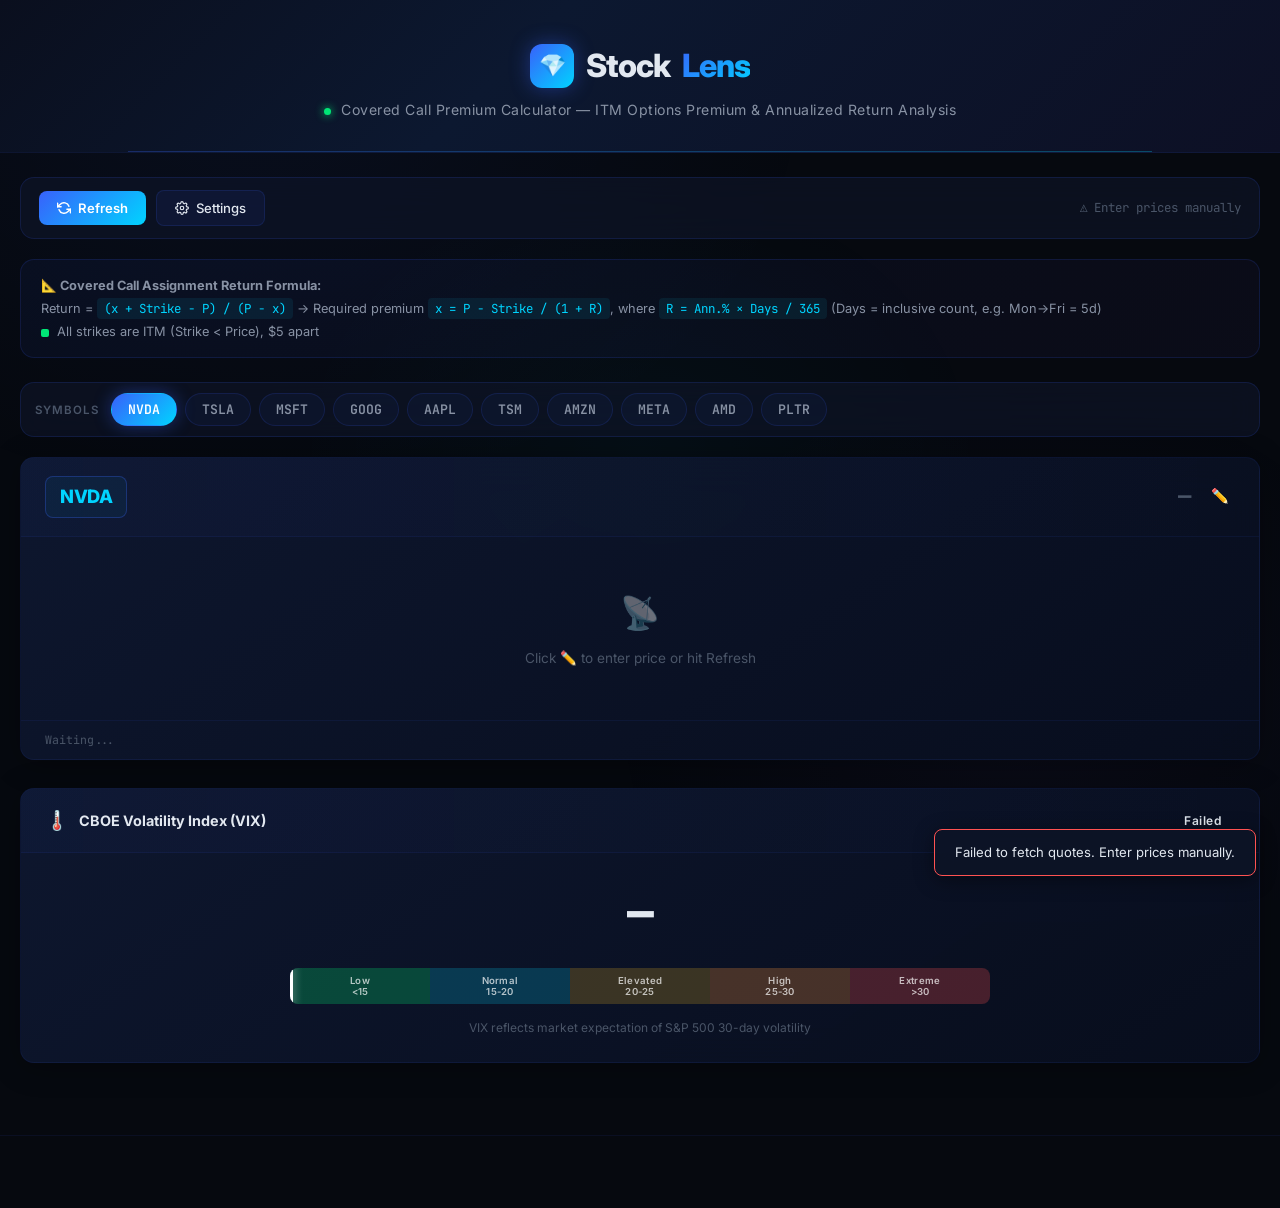
<file: stocklens/index.html>
<!DOCTYPE html>
<html lang="en">
<head>
  <meta charset="UTF-8">
  <meta name="viewport" content="width=device-width, initial-scale=1.0">
  <title>StockLens — Covered Call Premium Calculator</title>
  <link rel="icon" href="data:image/svg+xml,<svg xmlns='http://www.w3.org/2000/svg' viewBox='0 0 100 100'><text y='.9em' font-size='80'>💎</text></svg>">
  <link href="https://fonts.googleapis.com/css2?family=Inter:wght@300;400;500;600;700;800&family=JetBrains+Mono:wght@400;500;600&display=swap" rel="stylesheet">
  <style>
    :root {
      --bg-primary: #06090f;
      --bg-secondary: #0c1220;
      --bg-card: rgba(13, 21, 38, 0.85);
      --bg-glass: rgba(15, 23, 42, 0.6);
      --border-dim: rgba(56, 97, 251, 0.08);
      --border-subtle: rgba(56, 97, 251, 0.15);
      --border-accent: rgba(56, 97, 251, 0.3);
      --text-primary: #e2e8f0;
      --text-secondary: #8892a4;
      --text-muted: #4a5568;
      --accent-blue: #3861fb;
      --accent-cyan: #00d4ff;
      --accent-green: #00e676;
      --accent-red: #ff5252;
      --glow-blue: rgba(56, 97, 251, 0.4);
      --gradient-hero: linear-gradient(135deg, #0a0f1e 0%, #0c1830 40%, #0d1025 100%);
      --gradient-card: linear-gradient(145deg, rgba(15, 25, 50, 0.9), rgba(8, 14, 30, 0.95));
      --gradient-accent: linear-gradient(135deg, #3861fb, #00d4ff);
      --radius: 14px;
      --radius-sm: 8px;
      --shadow-card: 0 4px 30px rgba(0,0,0,0.3), 0 0 1px rgba(56,97,251,0.1);
      --shadow-glow: 0 0 30px rgba(56,97,251,0.15);
    }

    * { margin: 0; padding: 0; box-sizing: border-box; }

    body {
      font-family: 'Inter', -apple-system, BlinkMacSystemFont, sans-serif;
      background: var(--bg-primary); color: var(--text-primary);
      min-height: 100vh; line-height: 1.6; overflow-x: hidden;
    }

    /* Animated BG */
    body::before {
      content: ''; position: fixed; inset: 0;
      background:
        radial-gradient(ellipse 800px 600px at 20% 10%, rgba(56,97,251,0.06) 0%, transparent 70%),
        radial-gradient(ellipse 600px 500px at 80% 80%, rgba(139,92,246,0.04) 0%, transparent 70%),
        radial-gradient(ellipse 500px 400px at 50% 50%, rgba(0,212,255,0.03) 0%, transparent 70%);
      pointer-events: none; z-index: 0;
      animation: bgPulse 12s ease-in-out infinite alternate;
    }
    @keyframes bgPulse { 0% { opacity: .7; } 100% { opacity: 1; } }

    /* ── Hero ── */
    .hero {
      position: relative; z-index: 1; padding: 40px 24px 30px;
      text-align: center; background: var(--gradient-hero);
      border-bottom: 1px solid var(--border-dim);
    }
    .hero::after {
      content: ''; position: absolute; bottom: 0; left: 10%; right: 10%; height: 1px;
      background: var(--gradient-accent); opacity: .3;
    }
    .logo { display: inline-flex; align-items: center; gap: 12px; font-size: 2rem; font-weight: 800; letter-spacing: -1px; }
    .logo .icon {
      width: 44px; height: 44px; border-radius: 12px; background: var(--gradient-accent);
      display: flex; align-items: center; justify-content: center; font-size: 22px;
      box-shadow: 0 0 20px var(--glow-blue);
    }
    .logo .w1 { color: var(--text-primary); }
    .logo .w2 { background: var(--gradient-accent); -webkit-background-clip: text; -webkit-text-fill-color: transparent; }
    .subtitle { margin-top: 8px; font-size: .88rem; color: var(--text-secondary); font-weight: 400; letter-spacing: .5px; }
    .live-dot {
      display: inline-block; width: 7px; height: 7px; border-radius: 50%;
      background: var(--accent-green); margin-right: 6px;
      box-shadow: 0 0 8px var(--accent-green);
      animation: pulse 2s ease-in-out infinite;
    }
    @keyframes pulse { 0%,100%{opacity:1;transform:scale(1)}50%{opacity:.5;transform:scale(.8)} }

    .container { max-width: 1440px; margin: 0 auto; padding: 24px 20px; position: relative; z-index: 1; }

    /* ── Toolbar ── */
    .toolbar {
      display: flex; align-items: center; gap: 10px; flex-wrap: wrap;
      margin-bottom: 20px; padding: 12px 18px;
      background: var(--bg-glass); backdrop-filter: blur(16px);
      border: 1px solid var(--border-subtle); border-radius: var(--radius);
    }
    .btn {
      padding: 9px 18px; border-radius: var(--radius-sm);
      border: 1px solid var(--border-subtle); background: rgba(56,97,251,.08);
      color: var(--text-primary); cursor: pointer; font-size: .82rem;
      font-family: 'Inter', sans-serif; font-weight: 500;
      transition: all .25s; display: inline-flex; align-items: center; gap: 7px;
    }
    .btn:hover { background: rgba(56,97,251,.18); border-color: var(--accent-blue); box-shadow: 0 0 15px var(--glow-blue); transform: translateY(-1px); }
    .btn:active { transform: translateY(0); }
    .btn:disabled { opacity: .4; cursor: not-allowed; transform: none; }
    .btn-primary { background: var(--gradient-accent); border: none; color: #fff; font-weight: 600; }
    .btn-primary:hover { box-shadow: 0 0 25px var(--glow-blue); opacity: .9; }
    .toolbar .status { margin-left: auto; color: var(--text-muted); font-size: .78rem; font-family: 'JetBrains Mono', monospace; }

    /* ── Settings ── */
    .settings-panel {
      background: var(--gradient-card); backdrop-filter: blur(20px);
      border: 1px solid var(--border-subtle); border-radius: var(--radius);
      padding: 24px; margin-bottom: 20px; display: none; box-shadow: var(--shadow-card);
    }
    .settings-panel.open { display: block; animation: slideDown .3s ease; }
    @keyframes slideDown { from{opacity:0;transform:translateY(-10px)}to{opacity:1;transform:translateY(0)} }
    .settings-panel label {
      display: block; color: var(--text-secondary); font-size: .8rem; font-weight: 500;
      margin-bottom: 6px; margin-top: 16px; text-transform: uppercase; letter-spacing: .8px;
    }
    .settings-panel label:first-child { margin-top: 0; }
    .settings-panel input {
      width: 100%; padding: 10px 14px; border-radius: var(--radius-sm);
      border: 1px solid var(--border-subtle); background: rgba(6,9,15,.7);
      color: var(--text-primary); font-size: .88rem; font-family: 'JetBrains Mono', monospace;
      transition: border-color .2s;
    }
    .settings-panel input:focus { outline: none; border-color: var(--accent-blue); box-shadow: 0 0 10px var(--glow-blue); }
    .settings-panel .hint { color: var(--text-muted); font-size: .72rem; margin-top: 4px; }
    .settings-panel .row { display: flex; gap: 20px; flex-wrap: wrap; }
    .settings-panel .row > div { flex: 1; min-width: 220px; }

    /* ── Info Banner ── */
    .info-banner {
      background: linear-gradient(135deg, rgba(56,97,251,.06), rgba(139,92,246,.04));
      border: 1px solid var(--border-subtle); border-radius: var(--radius);
      padding: 14px 20px; margin-bottom: 24px; font-size: .8rem;
      color: var(--text-secondary); line-height: 1.8;
    }
    .info-banner code {
      color: var(--accent-cyan); background: rgba(0,212,255,.08);
      padding: 2px 7px; border-radius: 4px; font-family: 'JetBrains Mono', monospace; font-size: .78rem;
    }
    .legend-dot { display: inline-block; width: 8px; height: 8px; border-radius: 2px; margin-right: 4px; vertical-align: middle; }

    /* ── Cards ── */
    .cards-grid { display: flex; flex-direction: column; gap: 24px; }
    .stock-card {
      background: var(--gradient-card); backdrop-filter: blur(20px);
      border: 1px solid var(--border-dim); border-radius: var(--radius);
      overflow: hidden; transition: all .3s; box-shadow: var(--shadow-card);
    }
    .stock-card:hover { border-color: var(--border-accent); box-shadow: var(--shadow-card), var(--shadow-glow); }

    .card-header {
      display: flex; align-items: center; gap: 14px; padding: 18px 24px;
      background: linear-gradient(90deg, rgba(56,97,251,.04), transparent);
      border-bottom: 1px solid var(--border-dim);
    }
    .ticker {
      font-size: 1.15rem; font-weight: 800; letter-spacing: -.5px;
      color: var(--accent-cyan); padding: 5px 14px; border-radius: var(--radius-sm);
      border: 1px solid var(--border-accent); background: rgba(0,212,255,.05);
    }
    .company { color: var(--text-secondary); font-size: .82rem; flex: 1; font-weight: 400; overflow: hidden; text-overflow: ellipsis; white-space: nowrap; }
    .price-display { font-family: 'JetBrains Mono', monospace; font-size: 1.4rem; font-weight: 700; font-variant-numeric: tabular-nums; }
    .price-display.loading { color: var(--text-muted); }
    .price-input {
      width: 110px; padding: 6px 10px; border-radius: 6px;
      border: 1px solid var(--accent-blue); background: rgba(6,9,15,.8);
      color: var(--text-primary); font-family: 'JetBrains Mono', monospace;
      font-size: 1.1rem; font-weight: 600; text-align: right; display: none;
    }
    .edit-btn {
      background: none; border: none; color: var(--text-muted); cursor: pointer;
      font-size: .9rem; padding: 6px; transition: all .2s; border-radius: 6px;
    }
    .edit-btn:hover { color: var(--accent-cyan); background: rgba(0,212,255,.08); }

    /* Tabs */
    .expiry-tabs {
      display: flex; overflow-x: auto; background: rgba(6,9,15,.5);
      border-bottom: 1px solid var(--border-dim); scrollbar-width: none;
    }
    .expiry-tabs::-webkit-scrollbar { display: none; }
    .expiry-tab {
      padding: 11px 20px; cursor: pointer; font-size: .8rem;
      color: var(--text-muted); border: none; background: none;
      border-bottom: 2px solid transparent; transition: all .25s;
      white-space: nowrap; font-family: 'Inter', sans-serif; font-weight: 500;
    }
    .expiry-tab:hover { color: var(--text-secondary); background: rgba(56,97,251,.04); }
    .expiry-tab.active { color: var(--accent-cyan); border-bottom-color: var(--accent-cyan); background: rgba(0,212,255,.04); }
    .days-badge {
      font-size: .68rem; font-family: 'JetBrains Mono', monospace;
      color: var(--text-muted); margin-left: 6px; background: rgba(56,97,251,.08);
      padding: 1px 6px; border-radius: 4px;
    }
    .expiry-tab.active .days-badge { color: var(--accent-cyan); background: rgba(0,212,255,.1); }

    .tab-panel { display: none; }
    .tab-panel.active { display: block; animation: fadeIn .2s ease; }
    @keyframes fadeIn { from{opacity:0}to{opacity:1} }

    .card-body { padding: 0; overflow-x: auto; }
    .premium-table {
      width: 100%; border-collapse: collapse; font-size: .84rem; font-variant-numeric: tabular-nums;
    }
    .premium-table th {
      padding: 12px 14px; text-align: center; color: var(--text-muted);
      font-weight: 600; font-size: .72rem; text-transform: uppercase; letter-spacing: 1px;
      border-bottom: 1px solid var(--border-dim); background: rgba(6,9,15,.4);
      position: sticky; top: 0;
    }
    .premium-table th:first-child { text-align: left; min-width: 130px; padding-left: 24px; }
    .premium-table td {
      padding: 10px 14px; text-align: center; border-bottom: 1px solid rgba(56,97,251,.04);
      font-family: 'JetBrains Mono', monospace; font-size: .82rem;
    }
    .premium-table td:first-child { text-align: left; padding-left: 24px; font-family: 'Inter', sans-serif; font-weight: 600; }
    .premium-table tbody tr { transition: background .15s; }
    .premium-table tbody tr:hover td { background: rgba(56,97,251,.04); }
    .premium-table tbody tr:last-child td { border-bottom: none; }

    .premium-cell { font-weight: 600; border-radius: 6px; padding: 4px 0; transition: all .2s; }
    .premium-cell:hover { transform: scale(1.06); text-shadow: 0 0 12px currentColor; }
    .tier-1 { color: #4ade80; } .tier-2 { color: #22d3ee; } .tier-3 { color: #a78bfa; }
    .tier-4 { color: #fbbf24; } .tier-5 { color: #fb923c; }

    .strike-label { display: inline-flex; align-items: center; gap: 8px; }
    .strike-price { color: var(--accent-green); }
    .strike-badge { font-size: .62rem; padding: 2px 6px; border-radius: 4px; font-weight: 600; letter-spacing: .5px; }
    .badge-itm { background: rgba(0,230,118,.1); color: var(--accent-green); }
    .na-cell { color: var(--text-muted); font-size: .75rem; }

    /* Custom calc input */
    .custom-calc-cell { min-width: 160px; }
    .calc-input {
      width: 70px; padding: 5px 8px; border-radius: 6px;
      border: 1px solid var(--border-subtle); background: rgba(6,9,15,.8);
      color: var(--accent-cyan); font-family: 'JetBrains Mono', monospace;
      font-size: .8rem; text-align: right; transition: border-color .2s;
    }
    .calc-input:focus { outline: none; border-color: var(--accent-cyan); box-shadow: 0 0 8px rgba(0,212,255,.2); }
    .calc-input::placeholder { color: var(--text-muted); font-size: .72rem; }
    .calc-result {
      margin-left: 6px; font-family: 'JetBrains Mono', monospace;
      font-size: .82rem; font-weight: 700;
    }
    .calc-result.positive { color: var(--accent-green); }
    .calc-result.negative { color: var(--accent-red); }
    .calc-result.neutral { color: var(--text-muted); }

    .card-footer {
      padding: 10px 24px; border-top: 1px solid var(--border-dim);
      color: var(--text-muted); font-size: .72rem;
      display: flex; justify-content: space-between; font-family: 'JetBrains Mono', monospace;
    }
    .card-footer .cost { color: var(--text-secondary); }
    .no-data { text-align: center; padding: 50px 20px; color: var(--text-muted); font-size: .85rem; }
    .no-data .icon { font-size: 2rem; margin-bottom: 10px; opacity: .4; }

    /* Tooltip */
    .tip { position: relative; cursor: help; }
    .tip::after {
      content: attr(data-tip); position: absolute; bottom: calc(100% + 6px); left: 50%;
      transform: translateX(-50%); padding: 7px 12px;
      background: rgba(0,0,0,.9); backdrop-filter: blur(8px);
      color: #fff; font-size: .72rem; font-family: 'JetBrains Mono', monospace;
      border-radius: 6px; white-space: nowrap; border: 1px solid var(--border-subtle);
      opacity: 0; pointer-events: none; transition: opacity .2s; z-index: 20;
    }
    .tip:hover::after { opacity: 1; }

    /* ── Symbol Switcher ── */
    .symbol-switcher {
      display: flex; align-items: center; gap: 8px; flex-wrap: wrap;
      margin-bottom: 20px; padding: 10px 14px;
      background: var(--bg-glass); backdrop-filter: blur(16px);
      border: 1px solid var(--border-subtle); border-radius: var(--radius);
      overflow-x: auto; scrollbar-width: none;
    }
    .symbol-switcher::-webkit-scrollbar { display: none; }
    .symbol-switcher .sw-label {
      font-size: .72rem; color: var(--text-muted); text-transform: uppercase;
      letter-spacing: 1px; font-weight: 600; margin-right: 4px; white-space: nowrap;
    }
    .sym-chip {
      padding: 7px 16px; border-radius: 100px;
      border: 1px solid var(--border-subtle); background: rgba(56,97,251,.05);
      color: var(--text-secondary); cursor: pointer; font-size: .82rem;
      font-family: 'JetBrains Mono', monospace; font-weight: 600;
      transition: all .25s; white-space: nowrap; user-select: none;
      display: inline-flex; align-items: center; gap: 6px;
    }
    .sym-chip:hover { background: rgba(56,97,251,.12); border-color: var(--accent-blue); color: var(--text-primary); }
    .sym-chip.active {
      background: var(--gradient-accent); border-color: transparent;
      color: #fff; box-shadow: 0 0 18px var(--glow-blue);
    }
    /* VIX Panel */
    .vix-panel {
      margin-top: 28px; background: var(--gradient-card); backdrop-filter: blur(20px);
      border: 1px solid var(--border-dim); border-radius: var(--radius);
      overflow: hidden; box-shadow: var(--shadow-card); transition: all .3s;
    }
    .vix-panel:hover { border-color: var(--border-accent); box-shadow: var(--shadow-card), var(--shadow-glow); }
    .vix-header {
      display: flex; align-items: center; justify-content: space-between;
      padding: 16px 24px; border-bottom: 1px solid var(--border-dim);
      background: linear-gradient(90deg, rgba(56,97,251,.04), transparent);
    }
    .vix-title {
      display: flex; align-items: center; gap: 10px;
      font-size: .9rem; font-weight: 700; color: var(--text-primary);
    }
    .vix-icon { font-size: 1.2rem; }
    .vix-badge {
      padding: 4px 14px; border-radius: 100px; font-size: .75rem;
      font-weight: 600; letter-spacing: .5px;
    }
    .vix-badge.low { background: rgba(0,230,118,.1); color: var(--accent-green); border: 1px solid rgba(0,230,118,.2); }
    .vix-badge.mid { background: rgba(0,212,255,.1); color: var(--accent-cyan); border: 1px solid rgba(0,212,255,.2); }
    .vix-badge.elevated { background: rgba(251,191,36,.1); color: #fbbf24; border: 1px solid rgba(251,191,36,.2); }
    .vix-badge.high { background: rgba(251,146,60,.1); color: #fb923c; border: 1px solid rgba(251,146,60,.2); }
    .vix-badge.extreme { background: rgba(255,82,82,.1); color: var(--accent-red); border: 1px solid rgba(255,82,82,.2); }
    .vix-body { padding: 24px; text-align: center; }
    .vix-value {
      font-family: 'JetBrains Mono', monospace; font-size: 2.8rem;
      font-weight: 800; margin-bottom: 20px;
    }
    .vix-bar-track {
      display: flex; height: 36px; border-radius: 8px; overflow: hidden;
      position: relative; margin: 0 auto; max-width: 700px;
    }
    .vix-zone {
      flex: 1; display: flex; align-items: center; justify-content: center;
      font-size: .6rem; font-weight: 600; letter-spacing: .3px; line-height: 1.2;
      text-align: center; color: rgba(255,255,255,.7);
    }
    .vix-low { background: rgba(0,230,118,.25); }
    .vix-mid { background: rgba(0,212,255,.2); }
    .vix-elevated { background: rgba(251,191,36,.2); }
    .vix-high { background: rgba(251,146,60,.25); }
    .vix-extreme { background: rgba(255,82,82,.25); }
    .vix-needle {
      position: absolute; top: -4px; bottom: -4px; width: 3px;
      background: #fff; border-radius: 2px;
      box-shadow: 0 0 10px rgba(255,255,255,.6);
      transition: left .8s cubic-bezier(.4,0,.2,1);
    }
    .vix-desc {
      margin-top: 14px; font-size: .75rem; color: var(--text-muted);
    }

    .sym-chip .chip-price {
      font-size: .7rem; opacity: .7; font-weight: 400;
    }
    .sym-chip.active .chip-price { opacity: .9; }

    .page-footer {
      text-align: center; padding: 36px 20px; color: var(--text-muted);
      font-size: .74rem; border-top: 1px solid var(--border-dim); margin-top: 48px; line-height: 1.8;
    }

    .toast {
      position: fixed; bottom: 24px; right: 24px; padding: 12px 20px;
      background: rgba(13,21,38,.95); backdrop-filter: blur(12px);
      border: 1px solid var(--border-subtle); border-radius: var(--radius-sm);
      color: var(--text-primary); font-size: .82rem; z-index: 1000;
      opacity: 0; transition: all .3s; pointer-events: none; transform: translateY(10px);
      box-shadow: 0 4px 20px rgba(0,0,0,.4);
    }
    .toast.show { opacity: 1; transform: translateY(0); }
    .toast.error { border-color: var(--accent-red); }

    @media (max-width: 768px) {
      .hero { padding: 28px 16px 22px; } .logo { font-size: 1.5rem; }
      .container { padding: 16px 12px; }
      .card-header { padding: 14px 16px; gap: 10px; }
      .price-display { font-size: 1.1rem; }
      .premium-table th:first-child, .premium-table td:first-child { padding-left: 16px; }
    }
  </style>
</head>
<body>

  <div class="hero">
    <div class="logo">
      <div class="icon">💎</div>
      <span class="w1">Stock</span><span class="w2">Lens</span>
    </div>
    <p class="subtitle">
      <span class="live-dot"></span>
      Covered Call Premium Calculator — ITM Options Premium &amp; Annualized Return Analysis
    </p>
  </div>

  <div class="container">
    <div class="toolbar">
      <button class="btn btn-primary" id="refreshBtn">
        <svg width="14" height="14" viewBox="0 0 24 24" fill="none" stroke="currentColor" stroke-width="2.5" stroke-linecap="round"><path d="M1 4v6h6"/><path d="M23 20v-6h-6"/><path d="M20.49 9A9 9 0 0 0 5.64 5.64L1 10m22 4l-4.64 4.36A9 9 0 0 1 3.51 15"/></svg>
        Refresh
      </button>
      <button class="btn" id="settingsBtn">
        <svg width="14" height="14" viewBox="0 0 24 24" fill="none" stroke="currentColor" stroke-width="2" stroke-linecap="round"><circle cx="12" cy="12" r="3"/><path d="M19.4 15a1.65 1.65 0 0 0 .33 1.82l.06.06a2 2 0 0 1-2.83 2.83l-.06-.06a1.65 1.65 0 0 0-1.82-.33 1.65 1.65 0 0 0-1 1.51V21a2 2 0 0 1-4 0v-.09A1.65 1.65 0 0 0 9 19.4a1.65 1.65 0 0 0-1.82.33l-.06.06a2 2 0 0 1-2.83-2.83l.06-.06A1.65 1.65 0 0 0 4.68 15a1.65 1.65 0 0 0-1.51-1H3a2 2 0 0 1 0-4h.09A1.65 1.65 0 0 0 4.6 9a1.65 1.65 0 0 0-.33-1.82l-.06-.06a2 2 0 0 1 2.83-2.83l.06.06A1.65 1.65 0 0 0 9 4.68a1.65 1.65 0 0 0 1-1.51V3a2 2 0 0 1 4 0v.09a1.65 1.65 0 0 0 1 1.51 1.65 1.65 0 0 0 1.82-.33l.06-.06a2 2 0 0 1 2.83 2.83l-.06.06A1.65 1.65 0 0 0 19.4 9a1.65 1.65 0 0 0 1.51 1H21a2 2 0 0 1 0 4h-.09a1.65 1.65 0 0 0-1.51 1z"/></svg>
        Settings
      </button>
      <span class="status" id="statusText">Ready</span>
    </div>

    <div class="settings-panel" id="settingsPanel">
      <div class="row">
        <div>
          <label>Symbols</label>
          <input type="text" id="symbolsInput">
          <div class="hint">Comma-separated, max 20</div>
        </div>
        <div>
          <label>Annualized Return (%)</label>
          <input type="text" id="returnsInput">
          <div class="hint">e.g. 8,10,15,20,30</div>
        </div>
      </div>
      <div class="row">
        <div>
          <label>Weeks to Expiry</label>
          <input type="number" id="weeksInput" min="1" max="12">
          <div class="hint">Next N Fridays (1–12)</div>
        </div>
        <div>
          <label>ITM Strike Count</label>
          <input type="number" id="strikesInput" min="3" max="15">
          <div class="hint">N strikes below price ($5 step)</div>
        </div>
      </div>
      <div class="row">
        <div>
          <label>CORS Proxy</label>
          <input type="text" id="proxyInput" placeholder="Leave blank for auto">
          <div class="hint">e.g. https://corsproxy.io/?</div>
        </div>
      </div>
      <div style="margin-top:20px;">
        <button class="btn btn-primary" id="applySettingsBtn">Apply Settings</button>
      </div>
    </div>

    <div class="info-banner">
      <strong>📐 Covered Call Assignment Return Formula:</strong><br>
      Return = <code>(x + Strike − P) / (P − x)</code> → Required premium <code>x = P − Strike / (1 + R)</code>, where <code>R = Ann.% × Days / 365</code> (Days = inclusive count, e.g. Mon→Fri = 5d)<br>
      <span class="legend-dot" style="background:var(--accent-green)"></span> All strikes are ITM (Strike &lt; Price), $5 apart
    </div>

    <div class="symbol-switcher" id="symbolSwitcher">
      <span class="sw-label">Symbols</span>
    </div>

    <div class="cards-grid" id="cardsGrid"></div>

    <!-- VIX Fear Index -->
    <div class="vix-panel" id="vixPanel">
      <div class="vix-header">
        <div class="vix-title">
          <span class="vix-icon">🌡️</span>
          <span>CBOE Volatility Index (VIX)</span>
        </div>
        <div class="vix-badge" id="vixBadge">Loading...</div>
      </div>
      <div class="vix-body">
        <div class="vix-value" id="vixValue">—</div>
        <div class="vix-bar-track">
          <div class="vix-zone vix-low">Low<br>&lt;15</div>
          <div class="vix-zone vix-mid">Normal<br>15-20</div>
          <div class="vix-zone vix-elevated">Elevated<br>20-25</div>
          <div class="vix-zone vix-high">High<br>25-30</div>
          <div class="vix-zone vix-extreme">Extreme<br>&gt;30</div>
          <div class="vix-needle" id="vixNeedle"></div>
        </div>
        <div class="vix-desc" id="vixDesc">VIX reflects market expectation of S&P 500 30-day volatility</div>
      </div>
    </div>
  </div>

  <div class="page-footer"></div>

  <div class="toast" id="toast"></div>

<script>
(() => {
  'use strict';

  const DEFAULTS = {
    symbols: ['NVDA','TSLA','MSFT','GOOG','AAPL','TSM','AMZN','META','AMD','PLTR'],
    returns: [0.08, 0.10, 0.15, 0.20, 0.30],
    weeks: 5,
    strikeCount: 7,
    proxy: ''
  };
  const SK = 'sl_cfg4', PK = 'sl_px4';
  let cfg = loadCfg(), px = loadPx();

  function loadCfg() {
    try { const r = localStorage.getItem(SK); if (r) return { ...DEFAULTS, ...JSON.parse(r) }; } catch {}
    return { ...DEFAULTS };
  }
  function saveCfg() { try { localStorage.setItem(SK, JSON.stringify(cfg)); } catch {} }
  function loadPx() {
    try { const r = localStorage.getItem(PK); if (r) { const c = JSON.parse(r); if (c.t && Date.now()-c.t < 3600000) return c.d||{}; } } catch {}
    return {};
  }
  function savePx() { try { localStorage.setItem(PK, JSON.stringify({t:Date.now(),d:px})); } catch {} }

  /* ── Dates ── */
  const DAYS_EN = ['Sun','Mon','Tue','Wed','Thu','Fri','Sat'];

  function getUpcomingFridays(n) {
    const now = new Date();
    const today = new Date(now.getFullYear(), now.getMonth(), now.getDate());
    const dow = today.getDay();
    let df = (5 - dow + 7) % 7;
    if (df === 0 && now.getHours() >= 16) df = 7;
    const out = [];
    for (let i = 0; i < n; i++) {
      const f = new Date(today);
      f.setDate(f.getDate() + df + i * 7);
      out.push(f);
    }
    return out;
  }

  function daysTo(a, b) {
    return Math.round((Date.UTC(b.getFullYear(),b.getMonth(),b.getDate()) -
                       Date.UTC(a.getFullYear(),a.getMonth(),a.getDate())) / 86400000) + 1;
  }

  function fmtD(d) { return `${d.getMonth()+1}/${String(d.getDate()).padStart(2,'0')} ${DAYS_EN[d.getDay()]}`; }

  /* ── Strikes: ITM only, step $5, going DOWN ── */
  function genStrikes(price, count) {
    const step = 5;
    const top = Math.floor(price / step) * step; // round DOWN
    const s = [];
    for (let i = 0; i < count; i++) {
      const v = top - i * step;
      if (v > 0) s.push(v);
    }
    return s;
  }

  /* ── Fetch ── */
  function proxies() {
    const p = [];
    if (cfg.proxy) p.push(u => cfg.proxy + encodeURIComponent(u));
    p.push(u => u);
    p.push(u => `https://corsproxy.io/?${encodeURIComponent(u)}`);
    p.push(u => `https://api.allorigins.win/raw?url=${encodeURIComponent(u)}`);
    return p;
  }

  async function fetchBatch(syms) {
    const url = `https://query2.finance.yahoo.com/v7/finance/quote?symbols=${syms.join(',')}&fields=regularMarketPrice,shortName`;
    for (const mk of proxies()) {
      try {
        const r = await fetch(mk(url), {signal: AbortSignal.timeout(8000)});
        if (!r.ok) continue;
        const d = await r.json(), qs = d?.quoteResponse?.result;
        if (qs?.length) {
          const o = {};
          for (const q of qs) o[q.symbol] = {price: q.regularMarketPrice, name: q.shortName||q.symbol};
          return o;
        }
      } catch {}
    }
    return null;
  }

  async function fetchOne(sym) {
    const url = `https://query1.finance.yahoo.com/v8/finance/chart/${sym}?interval=1d&range=1d`;
    for (const mk of proxies()) {
      try {
        const r = await fetch(mk(url), {signal: AbortSignal.timeout(6000)});
        if (!r.ok) continue;
        const d = await r.json(), c = d?.chart?.result?.[0];
        if (c) return {price: c.meta.regularMarketPrice, name: c.meta.shortName||sym};
      } catch {}
    }
    return null;
  }

  async function fetchAll(syms) {
    status('Fetching...');
    const res = {};
    const batch = await fetchBatch(syms);
    if (batch) {
      Object.assign(res, batch);
      for (const s of syms.filter(s => !res[s])) { const r = await fetchOne(s); if (r) res[s] = r; }
      status(`Updated ${Object.keys(res).length}/${syms.length}`);
      return res;
    }
    let n = 0;
    for (const s of syms) {
      status(`${s}... (${n}/${syms.length})`);
      const r = await fetchOne(s); if (r) { res[s] = r; n++; }
    }
    status(n ? `Updated ${n}/${syms.length}` : '⚠ Enter prices manually');
    if (!n) toast('Failed to fetch quotes. Enter prices manually.', true);
    return res;
  }

  /* ── Calc ── */
  // (x + strike - P) / (P - x) = R  =>  x = P - strike/(1+R)
  function calcX(P, strike, days, annual) {
    if (days <= 0) return null;
    return P - strike / (1 + annual * days / 365);
  }

  // Reverse: given premium x, calc annualized return
  // R_annual = ((x + strike - P) / (P - x)) * 365 / days
  function calcAnn(P, strike, days, x) {
    if (days <= 0 || x <= 0) return null;
    const cost = P - x;
    if (cost <= 0) return null;
    return ((x + strike - P) / cost) * (365 / days);
  }

  /* ── UI ── */
  const $ = s => document.querySelector(s);
  const grid = $('#cardsGrid');
  const switcher = $('#symbolSwitcher');
  let activeSym = cfg.symbols[0] || '';
  function status(m) { $('#statusText').textContent = m; }
  let tt;
  function toast(m, e) {
    const t = $('#toast');
    t.textContent = m; t.className = 'toast show' + (e ? ' error' : '');
    clearTimeout(tt); tt = setTimeout(() => t.className = 'toast', 3500);
  }
  function tier(r) { return r<=.08?'tier-1':r<=.1?'tier-2':r<=.15?'tier-3':r<=.2?'tier-4':'tier-5'; }
  function esc(s) { const e = document.createElement('span'); e.textContent = s; return e.innerHTML; }

  function renderSwitcher() {
    switcher.innerHTML = '<span class="sw-label">Symbols</span>';
    for (const sym of cfg.symbols) {
      const chip = document.createElement('button');
      chip.className = 'sym-chip' + (sym === activeSym ? ' active' : '');
      chip.textContent = sym;
      chip.onclick = () => { activeSym = sym; renderSwitcher(); renderCard(); };
      switcher.appendChild(chip);
    }
  }

  function renderCard() {
    grid.innerHTML = '';
    const fris = getUpcomingFridays(cfg.weeks);
    const now = new Date();
    const sym = activeSym;
    if (!sym) return;
    {
      // single stock block
      const inf = px[sym], P = inf?.price ?? null, nm = inf?.name ?? '';
      const card = document.createElement('div');
      card.className = 'stock-card';

      // Header
      const hdr = document.createElement('div');
      hdr.className = 'card-header';
      hdr.innerHTML = `
        <span class="ticker">${esc(sym)}</span>
        <span class="company">${esc(nm)}</span>
        <span class="price-display ${P==null?'loading':''}" data-s="${esc(sym)}">${P!=null?'$'+P.toFixed(2):'—'}</span>
        <input type="number" class="price-input" data-s="${esc(sym)}" step="0.01" min="0" value="${P??''}" placeholder="Price">
        <button class="edit-btn" data-s="${esc(sym)}" title="Edit price">✏️</button>
      `;
      card.appendChild(hdr);

      if (P != null) {
        const strikes = genStrikes(P, cfg.strikeCount);
        const vf = fris.filter(f => daysTo(now, f) > 0);

        // Tabs
        const tabs = document.createElement('div');
        tabs.className = 'expiry-tabs';
        vf.forEach((fri, i) => {
          const d = daysTo(now, fri);
          const t = document.createElement('button');
          t.className = 'expiry-tab' + (i===0?' active':'');
          t.dataset.i = i;
          t.innerHTML = `${fmtD(fri)}<span class="days-badge">${d}d</span>`;
          t.onclick = () => {
            tabs.querySelectorAll('.expiry-tab').forEach(x => x.classList.remove('active'));
            t.classList.add('active');
            card.querySelectorAll('.tab-panel').forEach(x => x.classList.remove('active'));
            card.querySelector(`.tab-panel[data-i="${i}"]`).classList.add('active');
          };
          tabs.appendChild(t);
        });
        card.appendChild(tabs);

        // Panels
        const body = document.createElement('div');
        body.className = 'card-body';
        vf.forEach((fri, i) => {
          const days = daysTo(now, fri);
          const panel = document.createElement('div');
          panel.className = 'tab-panel' + (i===0?' active':'');
          panel.dataset.i = i;

          let th = '<tr><th>Strike Price</th>';
          for (const r of cfg.returns) th += `<th>${(r*100).toFixed(0)}% Ann.</th>`;
          th += '<th>Price → Ann.</th>';
          th += '</tr>';

          let tb = '';
          for (const strike of strikes) {
            tb += `<tr><td><span class="strike-label"><span class="strike-price">$${strike}</span> C <span class="strike-badge badge-itm">ITM</span></span></td>`;
            for (const r of cfg.returns) {
              const x = calcX(P, strike, days, r);
              if (x === null || x <= 0.005) {
                tb += '<td class="na-cell">—</td>';
              } else {
                const c100 = (x*100).toFixed(0);
                const iv = Math.max(0, P - strike);
                const tv = Math.max(0, x - iv);
                const tip = `Per lot $${c100} | Intrinsic $${iv.toFixed(2)} | Time $${tv.toFixed(2)}`;
                tb += `<td class="premium-cell ${tier(r)} tip" data-tip="${tip}">$${x.toFixed(2)}</td>`;
              }
            }
            // Custom price input column
            tb += `<td class="custom-calc-cell"><input type="number" class="calc-input" data-strike="${strike}" data-days="${days}" data-price="${P}" step="0.01" min="0" placeholder="$"><span class="calc-result"></span></td>`;
            tb += '</tr>';
          }

          const tbl = document.createElement('table');
          tbl.className = 'premium-table';
          tbl.innerHTML = `<thead>${th}</thead><tbody>${tb}</tbody>`;
          panel.appendChild(tbl);
          body.appendChild(panel);
        });
        card.appendChild(body);
      } else {
        const nd = document.createElement('div');
        nd.className = 'no-data';
        nd.innerHTML = '<div class="icon">📡</div>Click ✏️ to enter price or hit Refresh';
        card.appendChild(nd);
      }

      const ft = document.createElement('div');
      ft.className = 'card-footer';
      ft.innerHTML = P != null
        ? `<span>Price $${P.toFixed(2)}</span><span class="cost">100 shares ≈ $${(P*100).toLocaleString()}</span>`
        : '<span>Waiting...</span>';
      card.appendChild(ft);
      grid.appendChild(card);
    }
  }

  function render() { renderSwitcher(); renderCard(); }

  /* ── Custom calc input handler ── */
  grid.addEventListener('input', e => {
    if (!e.target.classList.contains('calc-input')) return;
    const inp = e.target;
    const val = parseFloat(inp.value);
    const strike = parseFloat(inp.dataset.strike);
    const days = parseInt(inp.dataset.days);
    const P = parseFloat(inp.dataset.price);
    const span = inp.nextElementSibling;
    if (!val || val <= 0) { span.textContent = ''; span.className = 'calc-result'; return; }
    const ann = calcAnn(P, strike, days, val);
    if (ann === null) { span.textContent = 'N/A'; span.className = 'calc-result neutral'; return; }
    const pct = (ann * 100).toFixed(1);
    span.textContent = `${pct}%`;
    span.className = 'calc-result ' + (ann >= 0.15 ? 'positive' : ann >= 0 ? 'neutral' : 'negative');
  });

  /* ── VIX ── */
  async function fetchVIX() {
    const url = 'https://query1.finance.yahoo.com/v8/finance/chart/%5EVIX?interval=1d&range=1d';
    for (const mk of proxies()) {
      try {
        const r = await fetch(mk(url), {signal: AbortSignal.timeout(8000)});
        if (!r.ok) continue;
        const d = await r.json(), c = d?.chart?.result?.[0];
        if (c) return c.meta.regularMarketPrice;
      } catch {}
    }
    return null;
  }

  function updateVIX(val) {
    const el = document.getElementById('vixValue');
    const badge = document.getElementById('vixBadge');
    const needle = document.getElementById('vixNeedle');
    const desc = document.getElementById('vixDesc');
    if (val === null) { el.textContent = '—'; badge.textContent = 'Failed'; return; }
    el.textContent = val.toFixed(2);
    let level, color, label;
    if (val < 15) { level = 'low'; color = 'var(--accent-green)'; label = 'Calm · Low Fear'; }
    else if (val < 20) { level = 'mid'; color = 'var(--accent-cyan)'; label = 'Normal'; }
    else if (val < 25) { level = 'elevated'; color = '#fbbf24'; label = 'Elevated · Caution'; }
    else if (val < 30) { level = 'high'; color = '#fb923c'; label = 'High Fear · Risk On'; }
    else { level = 'extreme'; color = 'var(--accent-red)'; label = 'Extreme Fear · High Alert'; }
    el.style.color = color;
    badge.textContent = label;
    badge.className = 'vix-badge ' + level;
    // Position needle: 0-50 mapped to 0-100%
    const pct = Math.min(100, Math.max(0, (val / 50) * 100));
    needle.style.left = `calc(${pct}% - 1.5px)`;
    desc.textContent = `VIX = ${val.toFixed(2)} — ${label}`;
  }

  fetchVIX().then(v => updateVIX(v));

  /* ── Events ── */
  grid.addEventListener('click', e => {
    const b = e.target.closest('.edit-btn'); if (!b) return;
    const s = b.dataset.s, c = b.closest('.stock-card');
    c.querySelector(`.price-display[data-s="${s}"]`).style.display = 'none';
    const inp = c.querySelector(`.price-input[data-s="${s}"]`);
    inp.style.display = 'block'; inp.focus(); inp.select();
  });
  grid.addEventListener('change', e => {
    if (!e.target.classList.contains('price-input')) return;
    const s = e.target.dataset.s, v = parseFloat(e.target.value);
    if (v > 0) { if (!px[s]) px[s] = {}; px[s].price = v; savePx(); render(); toast(`${s} → $${v.toFixed(2)}`); }
  });
  grid.addEventListener('keydown', e => {
    if (e.target.classList.contains('price-input') && e.key === 'Enter') {
      e.target.blur(); e.target.dispatchEvent(new Event('change', {bubbles:true}));
    }
  });

  $('#refreshBtn').onclick = async () => {
    $('#refreshBtn').disabled = true;
    const r = await fetchAll(cfg.symbols);
    if (Object.keys(r).length) { Object.assign(px, r); savePx(); }
    render();
    fetchVIX().then(v => updateVIX(v));
    $('#refreshBtn').disabled = false;
  };
  $('#settingsBtn').onclick = () => $('#settingsPanel').classList.toggle('open');
  $('#applySettingsBtn').onclick = () => {
    const sy = $('#symbolsInput').value.toUpperCase().split(/[,;\s]+/).map(s=>s.trim()).filter(s=>/^[A-Z]{1,5}$/.test(s)).slice(0,20);
    const rt = $('#returnsInput').value.split(/[,;\s]+/).map(s=>parseFloat(s)/100).filter(r=>r>0&&r<10).slice(0,10);
    if (!sy.length) { toast('Enter valid ticker symbols', true); return; }
    if (!rt.length) { toast('Enter valid return rates', true); return; }
    cfg.symbols = sy; cfg.returns = rt;
    cfg.weeks = Math.max(1, Math.min(12, parseInt($('#weeksInput').value)||5));
    cfg.strikeCount = Math.max(3, Math.min(15, parseInt($('#strikesInput').value)||7));
    cfg.proxy = $('#proxyInput').value.trim();
    if (!cfg.symbols.includes(activeSym)) activeSym = cfg.symbols[0] || '';
    saveCfg(); syncUI(); render(); toast('Settings saved ✓');
    $('#settingsPanel').classList.remove('open');
  };

  function syncUI() {
    $('#symbolsInput').value = cfg.symbols.join(',');
    $('#returnsInput').value = cfg.returns.map(r=>(r*100).toFixed(0)).join(',');
    $('#weeksInput').value = cfg.weeks;
    $('#strikesInput').value = cfg.strikeCount;
    $('#proxyInput').value = cfg.proxy;
  }

  syncUI(); render();
  // Always fetch fresh prices on page load
  $('#refreshBtn').click();

  // Auto-refresh every 10 seconds
  let autoTimer = null;
  function startAutoRefresh() {
    stopAutoRefresh();
    autoTimer = setInterval(async () => {
      const r = await fetchAll(cfg.symbols);
      if (Object.keys(r).length) { Object.assign(px, r); savePx(); }
      render();
      fetchVIX().then(v => updateVIX(v));
    }, 10000);
  }
  function stopAutoRefresh() { if (autoTimer) { clearInterval(autoTimer); autoTimer = null; } }
  startAutoRefresh();
})();
</script>
</body>
</html>
</file>
<file: interview-coach/styles.css>
*, *::before, *::after { box-sizing: border-box; margin: 0; padding: 0; }

:root {
  --bg: #070b16;
  --surface: rgba(15, 23, 42, .82);
  --surface-strong: rgba(15, 23, 42, .96);
  --surface-soft: rgba(30, 41, 59, .54);
  --border: rgba(148, 163, 184, .16);
  --border-strong: rgba(129, 140, 248, .35);
  --text: #e5edf7;
  --text-soft: #a7b0c3;
  --muted: #667085;
  --blue: #60a5fa;
  --indigo: #818cf8;
  --purple: #c084fc;
  --green: #34d399;
  --yellow: #fbbf24;
  --red: #fb7185;
  --shadow: 0 24px 80px rgba(0, 0, 0, .36);
  --radius: 18px;
  --mono: "JetBrains Mono", ui-monospace, SFMono-Regular, Menlo, monospace;
}

body {
  min-height: 100vh;
  font-family: Inter, ui-sans-serif, system-ui, -apple-system, BlinkMacSystemFont, "Segoe UI", sans-serif;
  background: var(--bg);
  color: var(--text);
  line-height: 1.5;
}

.bg {
  position: fixed;
  inset: 0;
  z-index: -1;
  background:
    radial-gradient(circle at 18% 12%, rgba(96, 165, 250, .18), transparent 32%),
    radial-gradient(circle at 82% 8%, rgba(192, 132, 252, .18), transparent 30%),
    radial-gradient(circle at 55% 88%, rgba(52, 211, 153, .10), transparent 34%),
    linear-gradient(135deg, #070b16 0%, #0f172a 54%, #111827 100%);
}

.bg::after {
  content: "";
  position: absolute;
  inset: 0;
  background-image:
    linear-gradient(rgba(148, 163, 184, .045) 1px, transparent 1px),
    linear-gradient(90deg, rgba(148, 163, 184, .045) 1px, transparent 1px);
  background-size: 42px 42px;
  mask-image: linear-gradient(to bottom, rgba(0,0,0,.9), transparent);
}

.hero {
  max-width: 1220px;
  margin: 0 auto;
  padding: 32px 22px 18px;
}

.back-link {
  display: inline-flex;
  align-items: center;
  gap: 8px;
  color: var(--text-soft);
  text-decoration: none;
  font-weight: 700;
  font-size: .9rem;
  margin-bottom: 28px;
}

.back-link:hover { color: var(--blue); }

.eyebrow {
  display: inline-flex;
  padding: 7px 12px;
  border: 1px solid var(--border-strong);
  border-radius: 999px;
  background: rgba(129, 140, 248, .10);
  color: #c7d2fe;
  font-size: .76rem;
  font-weight: 900;
  letter-spacing: .12em;
  text-transform: uppercase;
  margin-bottom: 16px;
}

.hero-grid {
  display: grid;
  grid-template-columns: minmax(0, 1fr) 320px;
  gap: 28px;
  align-items: end;
}

h1 {
  font-size: clamp(2.4rem, 7vw, 5rem);
  line-height: 1;
  letter-spacing: -0.07em;
  margin-bottom: 16px;
}

.gradient-text {
  background: linear-gradient(135deg, #eff6ff, #93c5fd 32%, #c4b5fd 72%, #86efac);
  -webkit-background-clip: text;
  -webkit-text-fill-color: transparent;
  background-clip: text;
}

.subtitle {
  max-width: 820px;
  color: var(--text-soft);
  font-size: 1.05rem;
}

.hero-card {
  display: grid;
  grid-template-columns: 1fr 1fr;
  gap: 12px;
  padding: 16px;
  border: 1px solid var(--border);
  border-radius: var(--radius);
  background: rgba(15, 23, 42, .64);
  backdrop-filter: blur(18px);
}

.hero-stat {
  padding: 14px;
  border-radius: 14px;
  background: rgba(2, 6, 23, .44);
  border: 1px solid var(--border);
}

.hero-stat strong {
  display: block;
  color: #dbeafe;
  font-size: 1.9rem;
  line-height: 1;
}

.hero-stat span {
  display: block;
  color: var(--text-soft);
  font-size: .78rem;
  margin-top: 7px;
}

.container {
  max-width: 1220px;
  margin: 0 auto;
  padding: 20px 22px 56px;
}

.panel, .card {
  background: var(--surface);
  border: 1px solid var(--border);
  border-radius: var(--radius);
  box-shadow: var(--shadow);
  backdrop-filter: blur(20px);
}

.setup-panel { padding: 22px; margin-bottom: 18px; }

.section-head {
  display: flex;
  justify-content: space-between;
  gap: 16px;
  align-items: flex-start;
  margin-bottom: 18px;
}

h2 { font-size: 1.25rem; letter-spacing: -.02em; }
h3 { font-size: .95rem; margin-bottom: 12px; }

.section-head p, .rounds-head p, #round-meta {
  color: var(--text-soft);
  font-size: .9rem;
  margin-top: 4px;
}

.setup-grid {
  display: grid;
  grid-template-columns: repeat(4, minmax(0, 1fr));
  gap: 14px;
}

.field span {
  display: block;
  color: var(--text-soft);
  font-size: .74rem;
  font-weight: 900;
  letter-spacing: .08em;
  text-transform: uppercase;
  margin-bottom: 7px;
}

input, select, textarea {
  width: 100%;
  border: 1px solid var(--border);
  border-radius: 12px;
  background: rgba(2, 6, 23, .66);
  color: var(--text);
  font: inherit;
  outline: none;
}

input, select { height: 44px; padding: 0 13px; }
textarea {
  min-height: 180px;
  padding: 14px;
  resize: vertical;
  font-family: var(--mono);
  font-size: .88rem;
  line-height: 1.65;
}

input:focus, select:focus, textarea:focus {
  border-color: var(--blue);
  box-shadow: 0 0 0 3px rgba(96, 165, 250, .12);
}

.actions-row {
  display: flex;
  flex-wrap: wrap;
  gap: 10px;
  margin-top: 18px;
}

.btn {
  min-height: 42px;
  border: 1px solid var(--border);
  border-radius: 12px;
  padding: 0 16px;
  color: var(--text);
  font: inherit;
  font-weight: 800;
  cursor: pointer;
  background: rgba(30, 41, 59, .75);
  transition: transform .18s, box-shadow .18s, border-color .18s, background .18s;
}

.btn:hover {
  transform: translateY(-1px);
  border-color: rgba(147, 197, 253, .4);
  background: rgba(51, 65, 85, .85);
}

.btn.primary {
  color: #fff;
  border-color: transparent;
  background: linear-gradient(135deg, #2563eb, #7c3aed);
  box-shadow: 0 12px 30px rgba(37, 99, 235, .25);
}

.btn.primary.alt {
  background: linear-gradient(135deg, #059669, #2563eb);
  box-shadow: 0 12px 30px rgba(5, 150, 105, .22);
}

.btn.ghost {
  background: transparent;
  color: var(--text-soft);
}

.btn.tiny {
  min-height: 32px;
  padding: 0 11px;
  border-radius: 10px;
  font-size: .78rem;
}

.summary-grid {
  display: grid;
  grid-template-columns: repeat(4, 1fr);
  gap: 12px;
  margin-bottom: 18px;
}

.quick-roll {
  display: flex;
  align-items: end;
  gap: 16px;
  flex-wrap: wrap;
  margin-top: 14px;
  padding-top: 14px;
  border-top: 1px solid var(--border);
}

.quick-roll .field {
  min-width: 240px;
}

.quick-toggle {
  display: flex;
  align-items: center;
  gap: 9px;
  min-height: 44px;
  color: var(--text-soft);
  font-size: .86rem;
  cursor: pointer;
}

.quick-toggle input {
  width: 16px;
  height: 16px;
  accent-color: var(--green);
}

.metric {
  padding: 16px;
  border: 1px solid var(--border);
  border-radius: 16px;
  background: rgba(15, 23, 42, .62);
}

.metric strong {
  display: block;
  color: #dbeafe;
  font-size: 1.55rem;
  line-height: 1.1;
}

.metric span {
  color: var(--text-soft);
  font-size: .82rem;
}

.workspace {
  display: grid;
  grid-template-columns: 330px minmax(0, 1fr);
  gap: 18px;
  align-items: start;
}

.rounds-panel { padding: 18px; position: sticky; top: 18px; }
.rounds-head { margin-bottom: 14px; }
.round-list { display: grid; gap: 9px; }

.round-item {
  width: 100%;
  display: block;
  text-align: left;
  padding: 13px;
  border: 1px solid var(--border);
  border-radius: 14px;
  background: rgba(2, 6, 23, .38);
  color: var(--text);
  cursor: pointer;
  transition: border-color .18s, transform .18s, background .18s;
}

.round-item:hover {
  transform: translateY(-1px);
  border-color: rgba(147, 197, 253, .35);
}

.round-item.active {
  border-color: rgba(129, 140, 248, .7);
  background: linear-gradient(135deg, rgba(37, 99, 235, .22), rgba(124, 58, 237, .14));
}

.round-item.done {
  border-color: rgba(52, 211, 153, .32);
}

.round-item strong {
  display: block;
  font-size: .92rem;
  margin-bottom: 5px;
}

.round-item span {
  display: block;
  color: var(--text-soft);
  font-size: .76rem;
}

.round-detail { min-height: 620px; padding: 22px; }
.empty-state { min-height: 560px; display: grid; place-content: center; text-align: center; color: var(--text-soft); }
.empty-icon { font-size: 3.2rem; margin-bottom: 12px; }
.hidden { display: none !important; }

.round-top {
  display: flex;
  justify-content: space-between;
  gap: 18px;
  align-items: flex-start;
  margin-bottom: 18px;
}

.round-kicker {
  color: var(--green);
  font-size: .76rem;
  font-weight: 900;
  letter-spacing: .12em;
  text-transform: uppercase;
  margin-bottom: 6px;
}

.score-box {
  min-width: 190px;
  padding: 12px;
  border: 1px solid var(--border);
  border-radius: 14px;
  background: rgba(2, 6, 23, .36);
}

.score-box span {
  display: block;
  color: var(--text-soft);
  font-size: .72rem;
  font-weight: 900;
  letter-spacing: .08em;
  text-transform: uppercase;
  margin-bottom: 7px;
}

.card {
  padding: 18px;
  box-shadow: none;
  margin-bottom: 14px;
}

.card-head {
  display: flex;
  justify-content: space-between;
  gap: 12px;
  align-items: center;
}

.mini-actions {
  display: flex;
  gap: 8px;
  flex-wrap: wrap;
  justify-content: flex-end;
}

.problem-card p {
  color: #e0f2fe;
  font-size: 1.05rem;
}

.tag-row {
  display: flex;
  flex-wrap: wrap;
  gap: 7px;
  margin-top: 14px;
}

.tag {
  padding: 5px 9px;
  border-radius: 999px;
  background: rgba(96, 165, 250, .12);
  border: 1px solid rgba(96, 165, 250, .18);
  color: #bfdbfe;
  font-size: .72rem;
  font-weight: 800;
}

.detail-grid {
  display: grid;
  grid-template-columns: 1fr 1fr;
  gap: 14px;
}

ul { padding-left: 20px; color: var(--text-soft); }
li { margin-bottom: 8px; }

.rubric-list {
  display: grid;
  grid-template-columns: repeat(2, minmax(0, 1fr));
  gap: 9px;
}

.rubric-item {
  padding: 10px 12px;
  border: 1px solid var(--border);
  border-radius: 12px;
  background: rgba(2, 6, 23, .32);
  color: var(--text-soft);
  font-size: .85rem;
}

.notes-actions {
  display: flex;
  justify-content: space-between;
  align-items: center;
  gap: 12px;
  margin-top: 10px;
  color: var(--muted);
  font-size: .8rem;
}

.coach-card pre {
  white-space: pre-wrap;
  font-family: var(--mono);
  color: #d1fae5;
  background: rgba(2, 6, 23, .5);
  border: 1px solid var(--border);
  border-radius: 12px;
  padding: 14px;
  line-height: 1.6;
  overflow-x: auto;
}

.toast {
  position: fixed;
  right: 22px;
  bottom: 22px;
  max-width: min(420px, calc(100vw - 44px));
  padding: 12px 16px;
  border-radius: 14px;
  border: 1px solid var(--border);
  background: var(--surface-strong);
  color: var(--text);
  box-shadow: var(--shadow);
  opacity: 0;
  pointer-events: none;
  transform: translateY(10px);
  transition: opacity .2s, transform .2s;
}

.toast.show { opacity: 1; transform: translateY(0); }

@media (max-width: 960px) {
  .hero-grid, .workspace { grid-template-columns: 1fr; }
  .rounds-panel { position: static; }
  .setup-grid, .summary-grid { grid-template-columns: repeat(2, minmax(0, 1fr)); }
}

@media (max-width: 620px) {
  .hero, .container { padding-inline: 14px; }
  .setup-grid, .summary-grid, .detail-grid, .rubric-list { grid-template-columns: 1fr; }
  .round-top, .section-head { flex-direction: column; }
  .quick-roll { align-items: stretch; }
  .score-box { width: 100%; }
}
</file>
